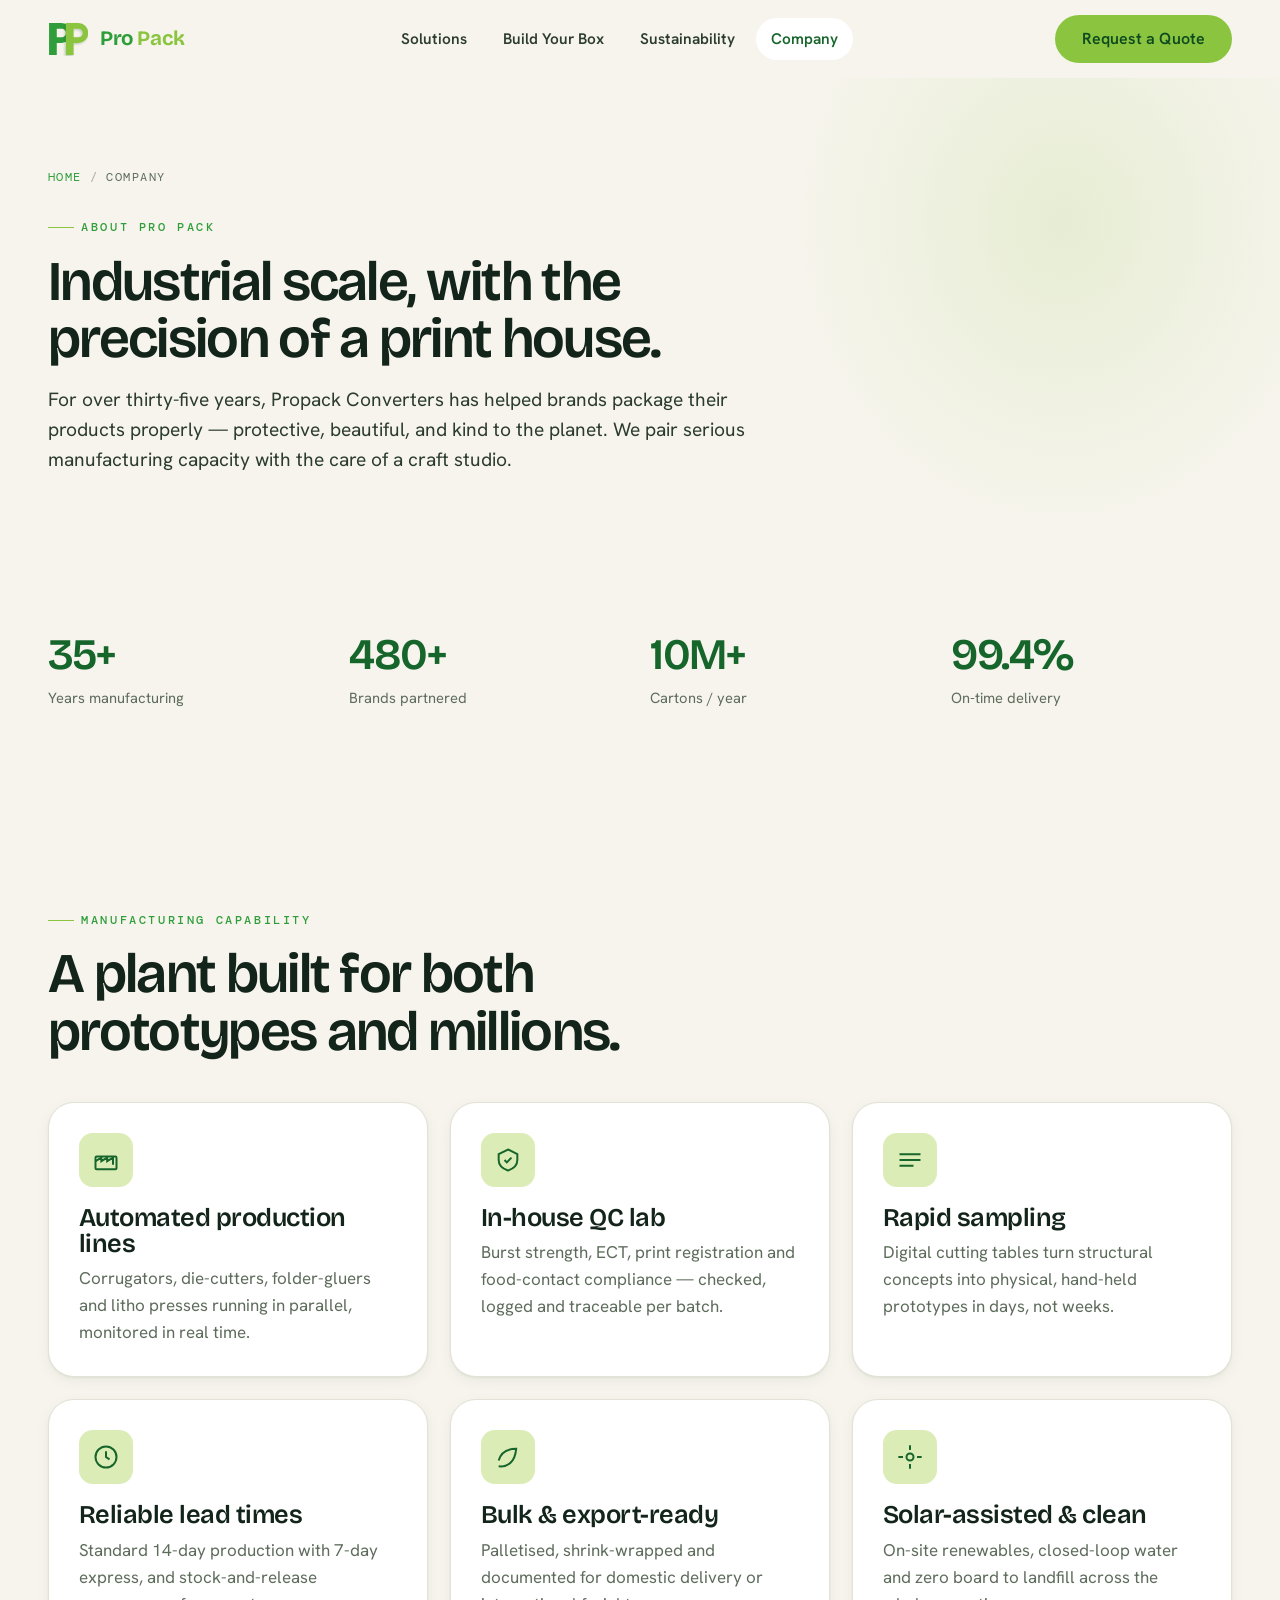
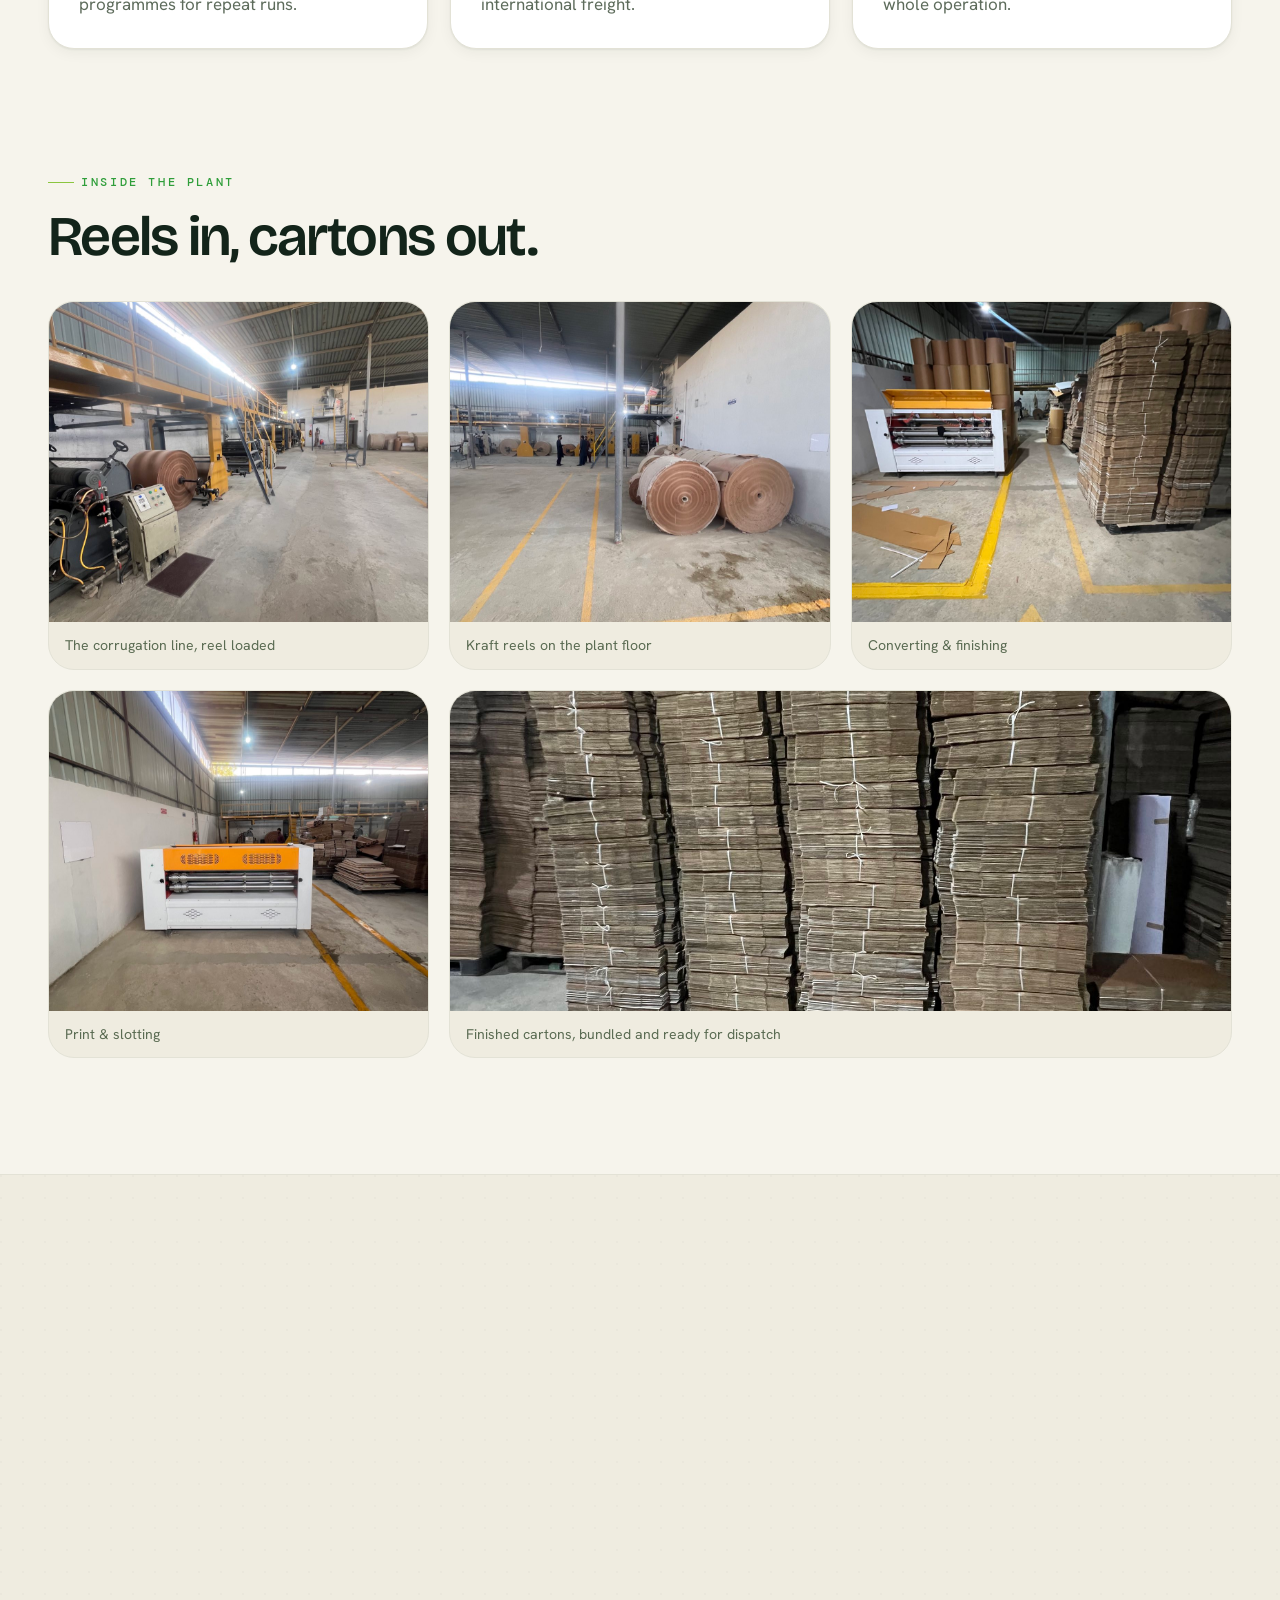
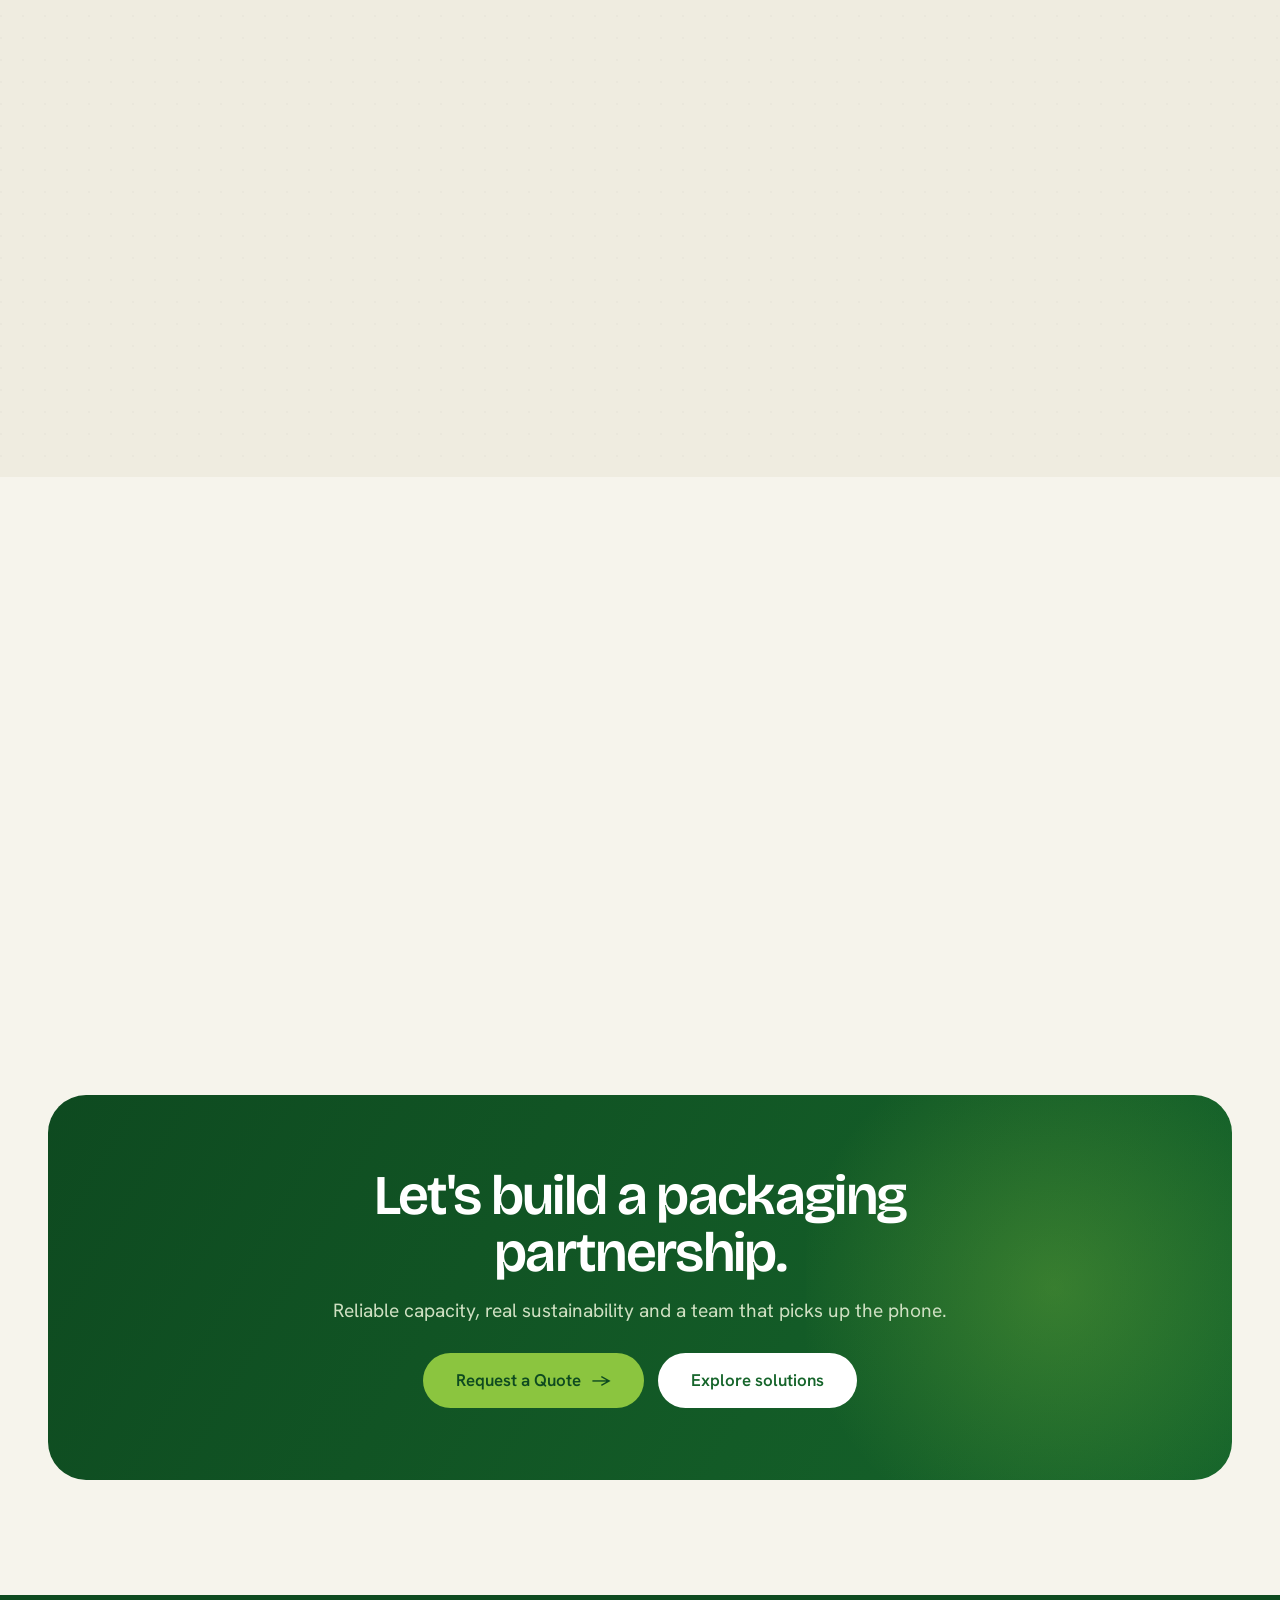
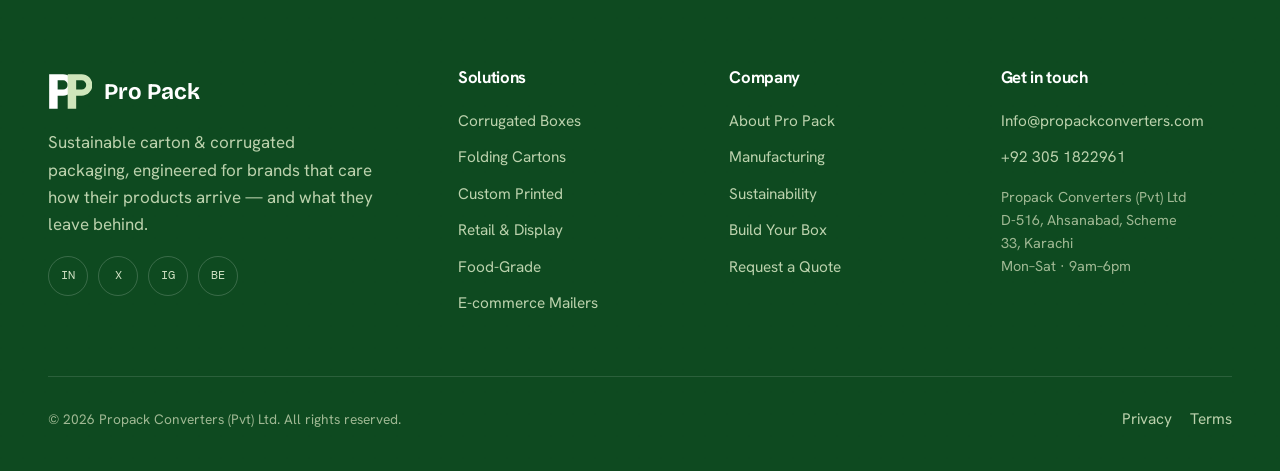
<file: about.html>
<!doctype html>
<html lang="en">
<head>
<meta charset="utf-8">
<meta name="viewport" content="width=device-width, initial-scale=1">
<title>About Propack Converters — Karachi Carton Manufacturer Since 1991</title>
<meta name="description" content="Propack Converters is a carton and corrugated box manufacturer in Karachi, Pakistan — 35+ years of manufacturing, 10M+ cartons a year. Led by CEO Ahmed Masroor.">
<link rel="canonical" href="https://propackconverters.com/about.html">
<meta property="og:type" content="website">
<meta property="og:site_name" content="Propack Converters">
<meta property="og:title" content="About Propack Converters — Karachi Carton Manufacturer Since 1991">
<meta property="og:description" content="35+ years of carton manufacturing in Karachi. 10M+ cartons a year, from reels in to cartons out.">
<meta property="og:url" content="https://propackconverters.com/about.html">
<meta property="og:image" content="https://propackconverters.com/assets/img/plant-corrugator.jpg">
<meta name="twitter:card" content="summary_large_image">
<link rel="icon" type="image/svg+xml" href="assets/logo/propack-favicon.svg"><link rel="icon" type="image/png" sizes="32x32" href="assets/logo/favicon-32.png"><link rel="apple-touch-icon" href="assets/logo/propack-icon-192.png">
<link rel="stylesheet" href="assets/propack.css">
<style>
.cap-grid{display:grid; grid-template-columns:repeat(3,1fr); gap:22px}
@media(max-width:820px){.cap-grid{grid-template-columns:1fr}}
.timeline{display:grid; gap:0; max-width:760px}
.tl{display:grid; grid-template-columns:120px 1fr; gap:26px; padding:26px 0; border-bottom:1px solid var(--line); align-items:start}
.tl .yr{font-family:var(--font-display); font-size:1.5rem; font-weight:600; color:var(--green)}
.tl h3{font-size:1.2rem; margin-bottom:6px}
@media(max-width:560px){.tl{grid-template-columns:1fr; gap:6px}}
.quote-card{background:var(--forest-2); color:#fff; border-radius:var(--r-xl); padding:clamp(36px,5vw,60px); position:relative; overflow:hidden}
.quote-card .mark{font-family:var(--font-display); font-size:6rem; line-height:.6; color:var(--lime); opacity:.5}
.lead-row{display:grid; grid-template-columns:auto 1fr; gap:18px; align-items:center; margin-top:26px}
.lead-av{width:60px; height:60px; border-radius:50%; background:linear-gradient(135deg,var(--lime),var(--forest)); display:grid; place-items:center; color:#fff; font-family:var(--font-display); font-weight:700; font-size:1.3rem}
.mfg2{display:grid;grid-template-columns:repeat(4,1fr);gap:20px}
@media(max-width:780px){.mfg2{grid-template-columns:1fr 1fr}}
.plant-gallery{display:grid;grid-template-columns:repeat(3,1fr);gap:20px}
.plant-gallery figure{margin:0;border-radius:var(--r-lg);overflow:hidden;border:1px solid var(--line);background:var(--paper-2)}
.plant-gallery img{display:block;width:100%;height:320px;object-fit:cover}
.plant-gallery figcaption{padding:12px 16px;font-size:.88rem;color:var(--ink-soft,#5a6b52)}
.plant-gallery .wide{grid-column:span 2}
@media(max-width:820px){.plant-gallery{grid-template-columns:1fr 1fr}.plant-gallery .wide{grid-column:span 2}}
@media(max-width:560px){.plant-gallery{grid-template-columns:1fr}.plant-gallery .wide{grid-column:auto}.plant-gallery img{height:240px}}
</style>
</head>
<body data-page="about.html">
<div data-mount="header"></div>

<section class="page-hero">
  <div class="wrap">
    <div class="crumb"><a href="index.html">Home</a><span class="sep">/</span> Company</div>
    <div style="max-width:740px">
      <span class="eyebrow reveal">About Pro Pack</span>
      <h1 class="h-xl reveal" data-d="1" style="margin-top:16px">Industrial scale, with the precision of a print house.</h1>
      <p class="lead reveal" data-d="2" style="margin-top:18px">For over thirty-five years, Propack Converters has helped brands package their products properly — protective, beautiful, and kind to the planet. We pair serious manufacturing capacity with the care of a craft studio.</p>
    </div>
  </div>
</section>

<!-- STATS -->
<section class="section-tight">
  <div class="wrap">
    <div class="mfg2">
      <div class="reveal"><div class="stat-num" data-count="35" data-suf="+">0</div><div class="stat-label">Years manufacturing</div></div>
      <div class="reveal" data-d="1"><div class="stat-num" data-count="480" data-suf="+">0</div><div class="stat-label">Brands partnered</div></div>
      <div class="reveal" data-d="2"><div class="stat-num" data-count="10" data-suf="M+">0</div><div class="stat-label">Cartons / year</div></div>
      <div class="reveal" data-d="3"><div class="stat-num" data-count="99.4" data-dec="1" data-suf="%">0</div><div class="stat-label">On-time delivery</div></div>
    </div>
  </div>
</section>

<!-- CAPABILITY -->
<section class="section">
  <div class="wrap">
    <div style="max-width:640px;margin-bottom:42px">
      <span class="eyebrow reveal">Manufacturing capability</span>
      <h2 class="h-xl reveal" data-d="1" style="margin-top:16px">A plant built for both prototypes and millions.</h2>
    </div>
    <div class="cap-grid">
      <div class="card reveal"><div class="eco-ico" style="margin-bottom:18px"><svg viewBox="0 0 24 24" fill="none" stroke="currentColor" stroke-width="1.7"><rect x="3" y="9" width="18" height="11" rx="1"/><path d="M3 13l5-3v3l5-3v3l5-3v6"/></svg></div><h3 class="h-md">Automated production lines</h3><p class="muted" style="margin:8px 0 0">Corrugators, die-cutters, folder-gluers and litho presses running in parallel, monitored in real time.</p></div>
      <div class="card reveal" data-d="1"><div class="eco-ico" style="margin-bottom:18px"><svg viewBox="0 0 24 24" fill="none" stroke="currentColor" stroke-width="1.7"><path d="M12 3l8 4v5c0 5-3.5 7.5-8 9-4.5-1.5-8-4-8-9V7z"/><path d="M9 12l2 2 4-4"/></svg></div><h3 class="h-md">In-house QC lab</h3><p class="muted" style="margin:8px 0 0">Burst strength, ECT, print registration and food-contact compliance — checked, logged and traceable per batch.</p></div>
      <div class="card reveal" data-d="2"><div class="eco-ico" style="margin-bottom:18px"><svg viewBox="0 0 24 24" fill="none" stroke="currentColor" stroke-width="1.7"><path d="M3 7h18M3 12h18M3 17h12"/></svg></div><h3 class="h-md">Rapid sampling</h3><p class="muted" style="margin:8px 0 0">Digital cutting tables turn structural concepts into physical, hand-held prototypes in days, not weeks.</p></div>
      <div class="card reveal"><div class="eco-ico" style="margin-bottom:18px"><svg viewBox="0 0 24 24" fill="none" stroke="currentColor" stroke-width="1.7"><circle cx="12" cy="12" r="9"/><path d="M12 7v5l3 2"/></svg></div><h3 class="h-md">Reliable lead times</h3><p class="muted" style="margin:8px 0 0">Standard 14-day production with 7-day express, and stock-and-release programmes for repeat runs.</p></div>
      <div class="card reveal" data-d="1"><div class="eco-ico" style="margin-bottom:18px"><svg viewBox="0 0 24 24" fill="none" stroke="currentColor" stroke-width="1.7"><path d="M4 20c8 1 14-4 15-15-7 0-13 3-15 10"/></svg></div><h3 class="h-md">Bulk &amp; export-ready</h3><p class="muted" style="margin:8px 0 0">Palletised, shrink-wrapped and documented for domestic delivery or international freight.</p></div>
      <div class="card reveal" data-d="2"><div class="eco-ico" style="margin-bottom:18px"><svg viewBox="0 0 24 24" fill="none" stroke="currentColor" stroke-width="1.7"><circle cx="12" cy="12" r="3"/><path d="M12 2v4M12 18v4M2 12h4M18 12h4"/></svg></div><h3 class="h-md">Solar-assisted &amp; clean</h3><p class="muted" style="margin:8px 0 0">On-site renewables, closed-loop water and zero board to landfill across the whole operation.</p></div>
    </div>
  </div>
</section>

<!-- PLANT PHOTOS -->
<section class="section" style="padding-top:0">
  <div class="wrap">
    <div style="max-width:640px;margin-bottom:36px">
      <span class="eyebrow reveal">Inside the plant</span>
      <h2 class="h-xl reveal" data-d="1" style="margin-top:16px">Reels in, cartons out.</h2>
    </div>
    <div class="plant-gallery reveal" data-d="1">
      <figure><img src="assets/img/plant-corrugator.jpg" alt="Corrugation line running with a kraft paper reel loaded at the Propack Converters plant" loading="lazy"><figcaption>The corrugation line, reel loaded</figcaption></figure>
      <figure><img src="assets/img/plant-reels.jpg" alt="Kraft paper reels stocked on the plant floor at Propack Converters, Karachi" loading="lazy"><figcaption>Kraft reels on the plant floor</figcaption></figure>
      <figure><img src="assets/img/plant-converting.jpg" alt="Converting machine with pallets of finished flat cartons at Propack Converters" loading="lazy"><figcaption>Converting &amp; finishing</figcaption></figure>
      <figure><img src="assets/img/plant-printer.jpg" alt="Printer-slotter machine with corrugated sheet stock at Propack Converters" loading="lazy"><figcaption>Print &amp; slotting</figcaption></figure>
      <figure class="wide"><img src="assets/img/plant-finished-stock.jpg" alt="Pallets of bundled finished cartons stacked ready for dispatch at Propack Converters" loading="lazy"><figcaption>Finished cartons, bundled and ready for dispatch</figcaption></figure>
    </div>
  </div>
</section>

<!-- TIMELINE -->
<section class="section bg-paper2 bg-grain" style="border-top:1px solid var(--line)">
  <div class="wrap">
    <div style="max-width:600px;margin-bottom:36px">
      <span class="eyebrow reveal">Our story</span>
      <h2 class="h-xl reveal" data-d="1" style="margin-top:16px">From one press to a full plant.</h2>
    </div>
    <div class="timeline reveal" data-d="1">
      <div class="tl"><div class="yr">1991</div><div><h3>Founded in Karachi</h3><p class="muted" style="margin:0">Propack Converters opens its doors with a promise: package it properly.</p></div></div>
      <div class="tl"><div class="yr">2012</div><div><h3>New production line</h3><p class="muted" style="margin:0">A new production line expands capacity and brings more converting in-house.</p></div></div>
      <div class="tl"><div class="yr">2018</div><div><h3>Second line added</h3><p class="muted" style="margin:0">Further expansion adds a second new line, growing output for brands across Pakistan.</p></div></div>
      <div class="tl"><div class="yr">2026</div><div><h3>10 million cartons a year</h3><p class="muted" style="margin:0">Today, Propack Converters ships over 10 million cartons a year from its Karachi plant.</p></div></div>
    </div>
  </div>
</section>

<!-- LEADERSHIP QUOTE -->
<section class="section">
  <div class="wrap">
    <div class="quote-card reveal">
      <div class="mark">“</div>
      <p class="h-md" style="color:#fff;max-width:30ch;line-height:1.35;margin:-10px 0 0;font-family:var(--font-display);font-weight:500;font-size:clamp(1.4rem,2.6vw,2.1rem)">We don't sell boxes. We help brands arrive well — and leave the planet a little better than we found it.</p>
      <div class="lead-row">
        <div class="lead-av">AM</div>
        <div>
          <strong style="display:block;font-size:1.05rem">Ahmed Masroor</strong>
          <span style="color:#bcd2ad;font-size:.92rem">Founder &amp; Chief Executive Officer, Pro Pack</span>
        </div>
      </div>
    </div>
  </div>
</section>

<!-- CTA -->
<section class="section" style="padding-top:0">
  <div class="wrap">
    <div class="cta-band center">
      <div style="position:relative;z-index:1;max-width:680px;margin:0 auto">
        <h2 class="h-xl" style="color:#fff;margin-bottom:14px">Let's build a packaging partnership.</h2>
        <p class="lead" style="color:#cfe0c2;margin-bottom:28px">Reliable capacity, real sustainability and a team that picks up the phone.</p>
        <div style="display:flex;gap:14px;justify-content:center;flex-wrap:wrap">
          <a class="btn btn-lime btn-lg" href="quote.html">Request a Quote <span class="arrow">→</span></a>
          <a class="btn btn-white btn-lg" href="products.html">Explore solutions</a>
        </div>
      </div>
    </div>
  </div>
</section>

<div data-mount="footer"></div>
<script src="assets/propack.js"></script>
</body>
</html>
</file>
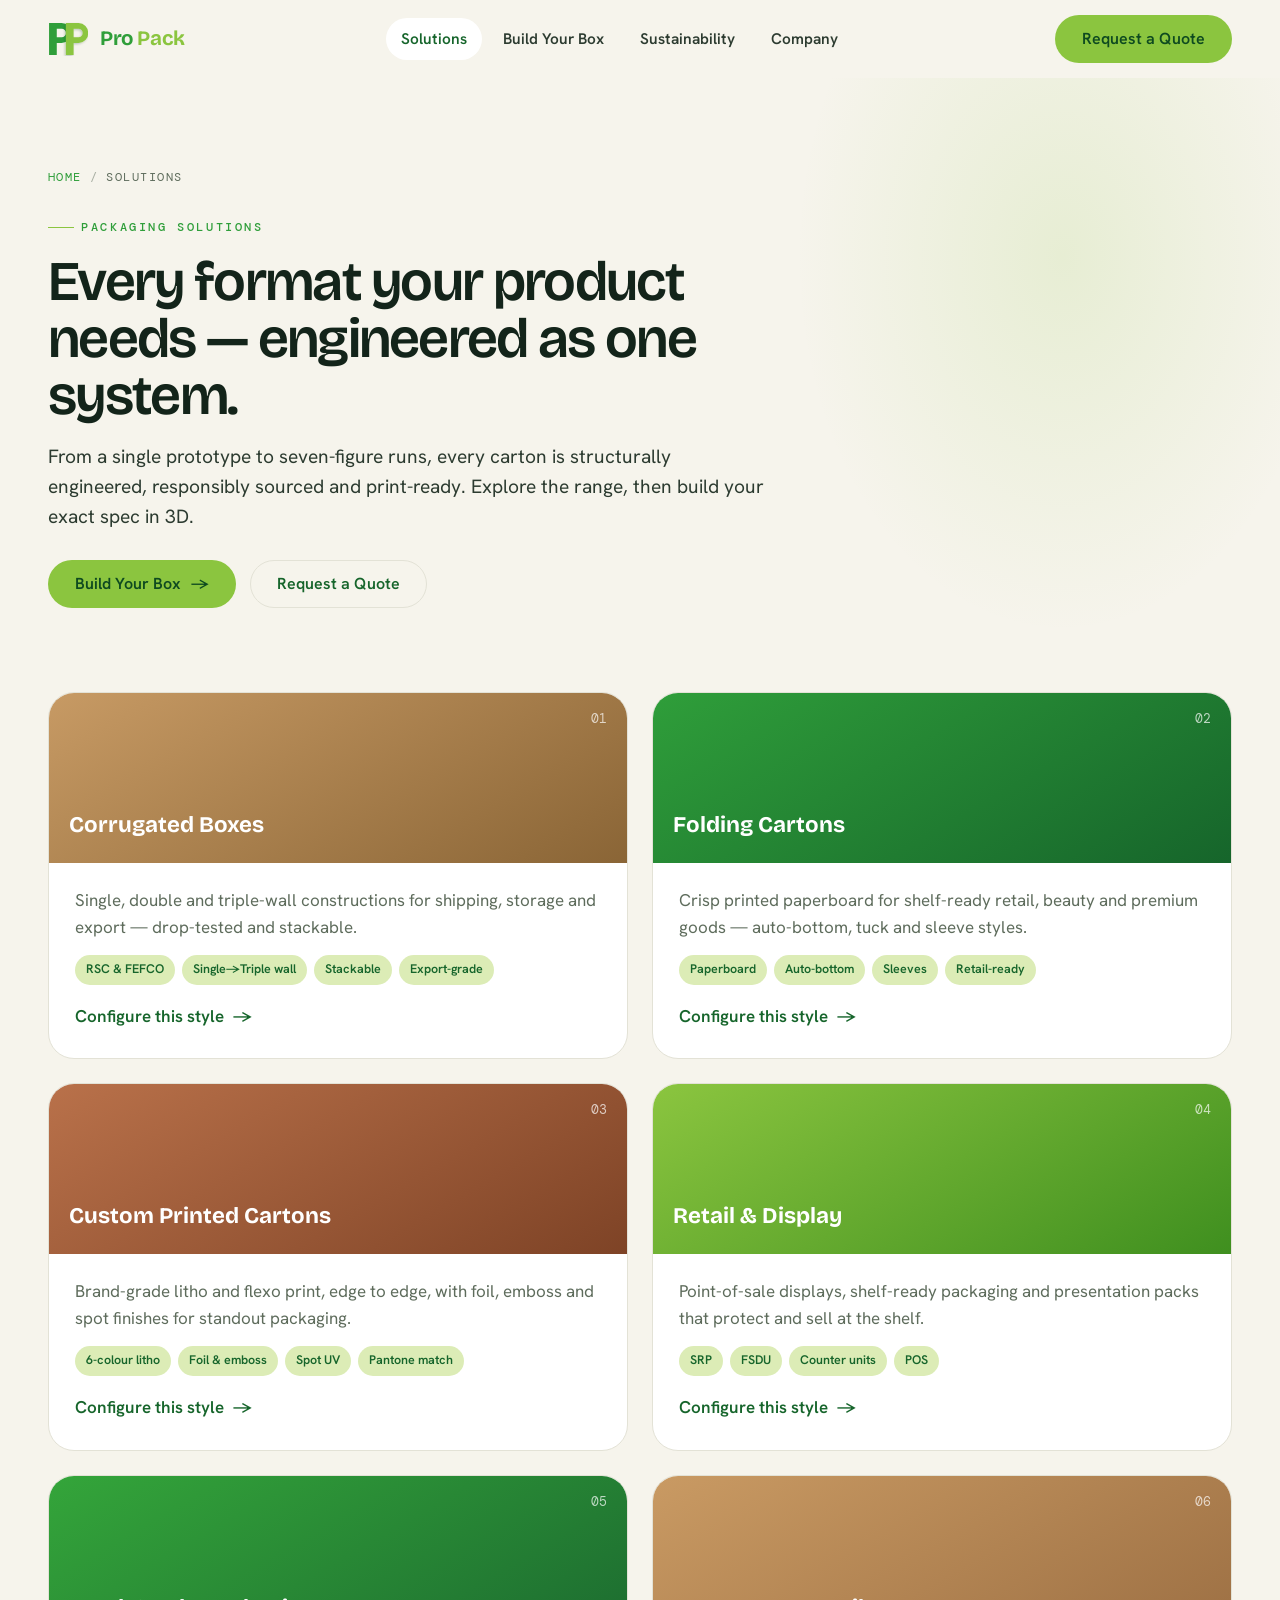
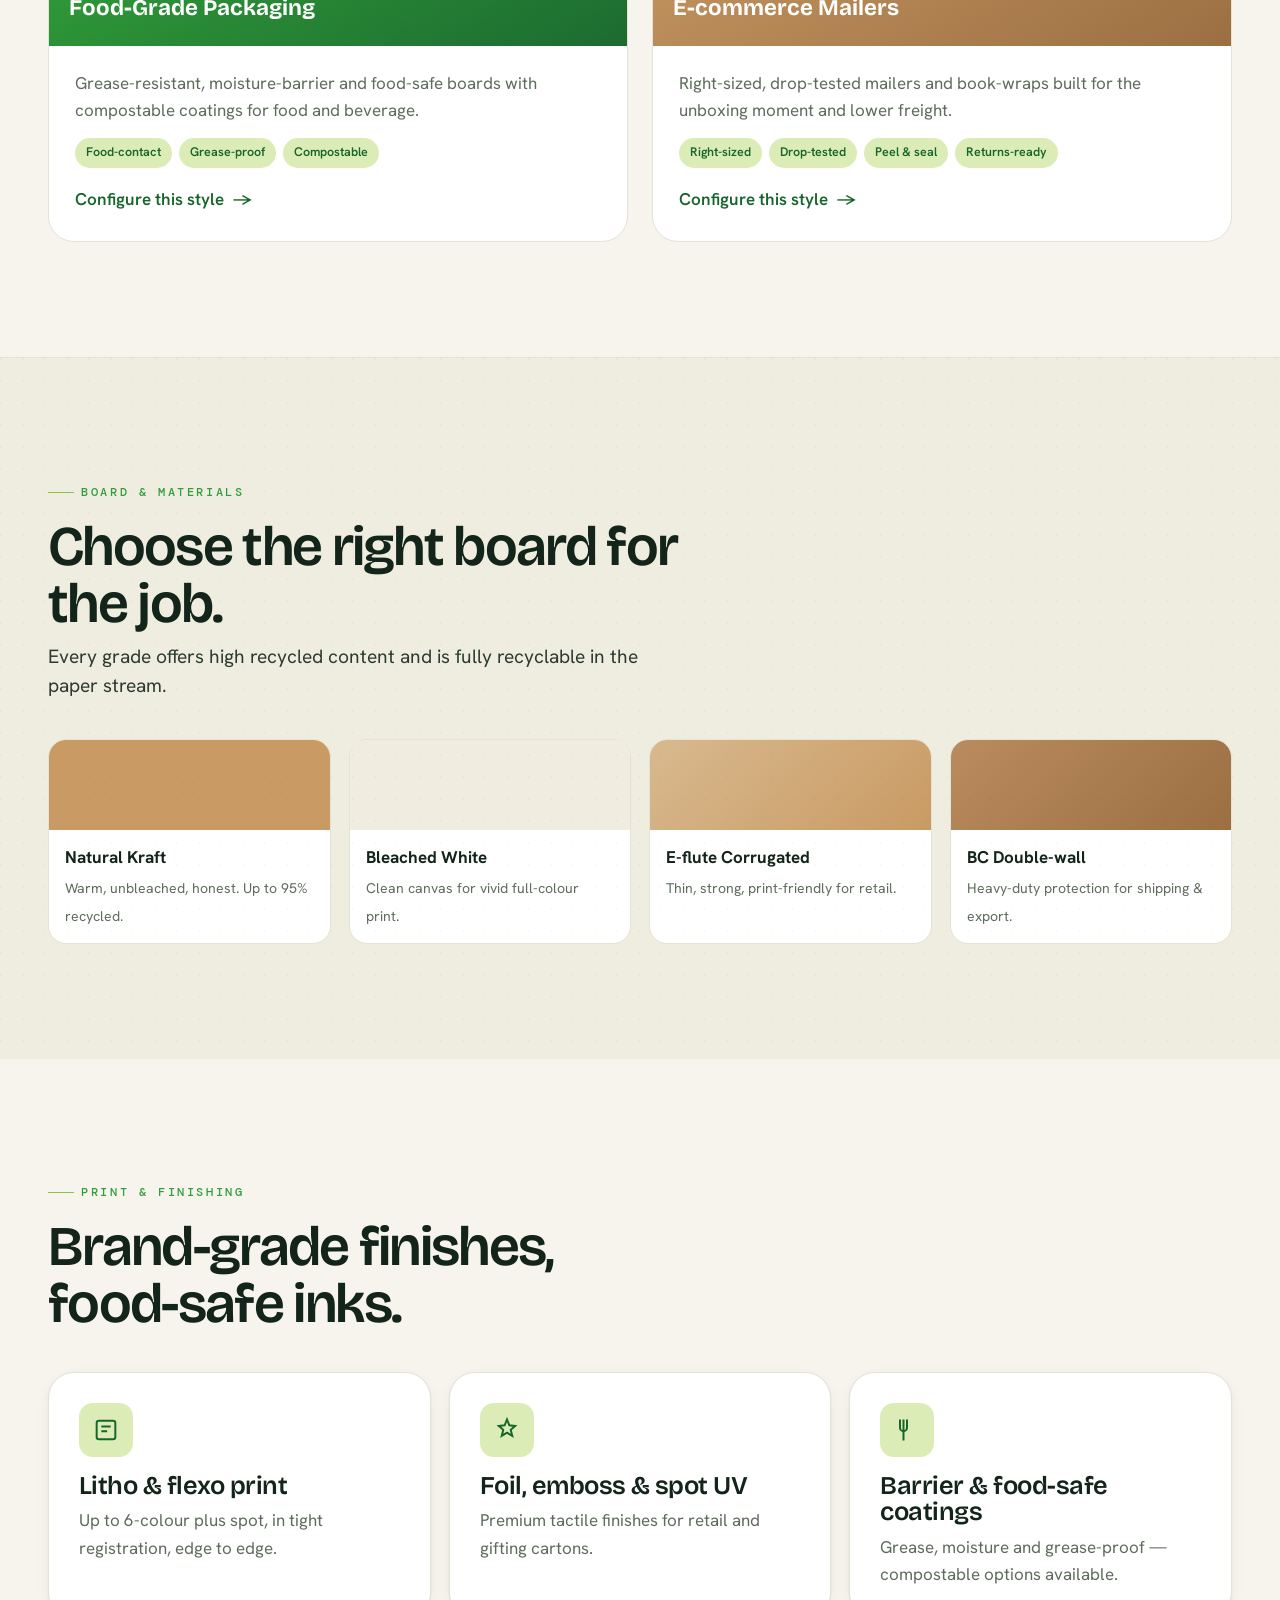
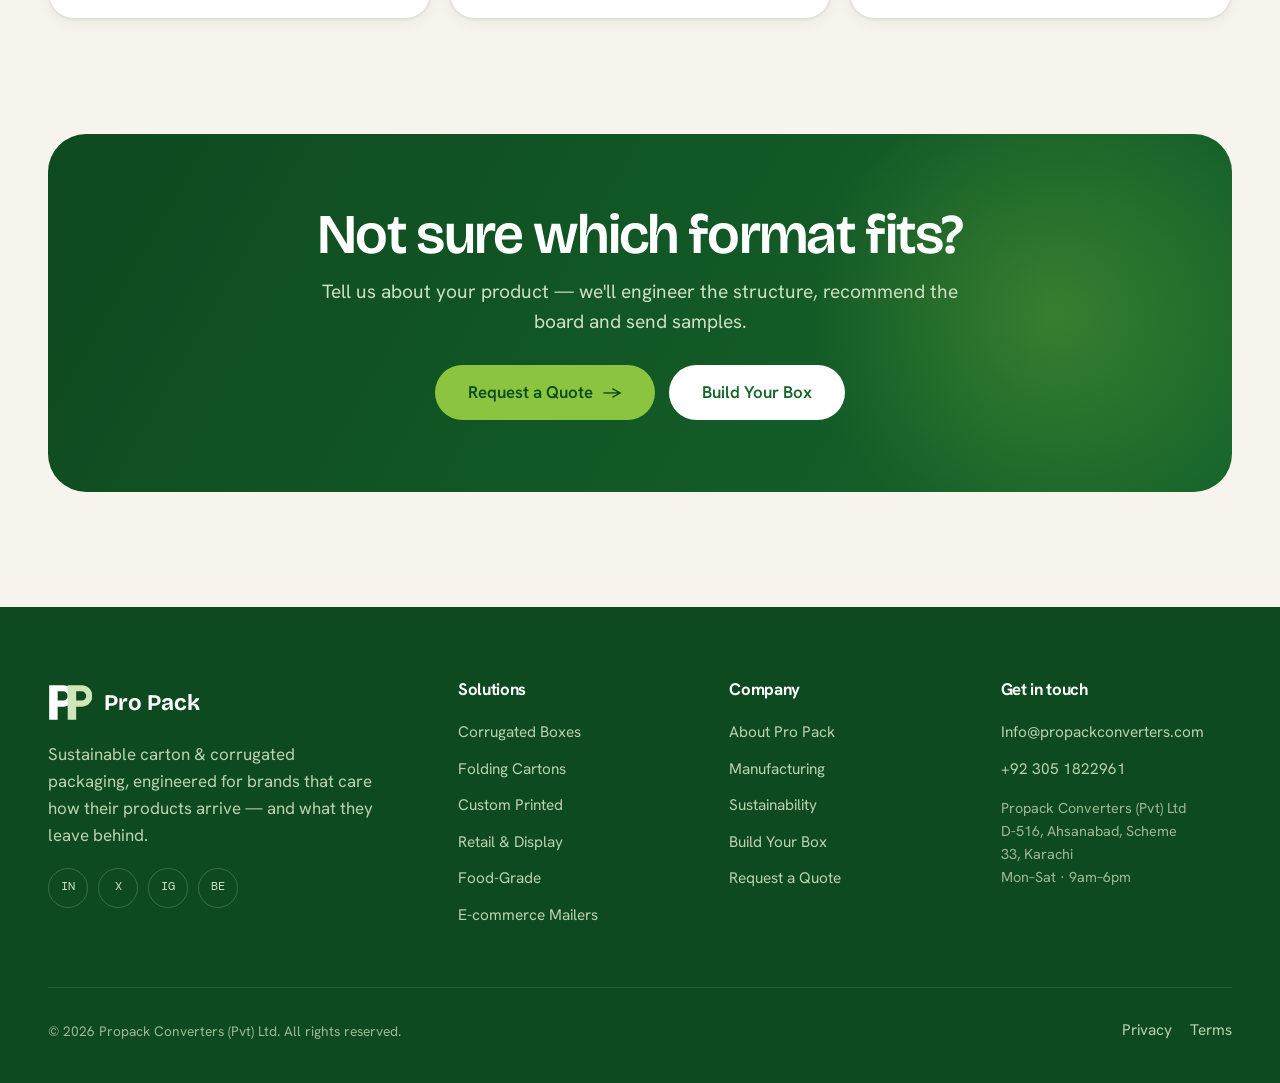
<file: products.html>
<!doctype html>
<html lang="en">
<head>
<meta charset="utf-8">
<meta name="viewport" content="width=device-width, initial-scale=1">
<title>Corrugated Boxes, Folding Cartons & Custom Packaging | Propack Converters</title>
<meta name="description" content="Corrugated shipping boxes, folding cartons, custom printed packaging, retail display, food-grade boards and e-commerce mailers — manufactured in Karachi, Pakistan by Propack Converters.">
<link rel="canonical" href="https://propackconverters.com/products.html">
<meta property="og:type" content="website">
<meta property="og:site_name" content="Propack Converters">
<meta property="og:title" content="Corrugated Boxes, Folding Cartons & Custom Packaging | Propack Converters">
<meta property="og:description" content="Corrugated boxes, folding cartons, custom print, retail display, food-grade and e-commerce mailers — made in Karachi.">
<meta property="og:url" content="https://propackconverters.com/products.html">
<meta property="og:image" content="https://propackconverters.com/assets/img/plant-finished-stock.jpg">
<meta name="twitter:card" content="summary_large_image">
<link rel="icon" type="image/svg+xml" href="assets/logo/propack-favicon.svg"><link rel="icon" type="image/png" sizes="32x32" href="assets/logo/favicon-32.png"><link rel="apple-touch-icon" href="assets/logo/propack-icon-192.png">
<link rel="stylesheet" href="assets/propack.css">
<style>
.sol-detail{display:grid; grid-template-columns:repeat(2,1fr); gap:24px}
@media(max-width:780px){.sol-detail{grid-template-columns:1fr}}
.sdc{background:#fff; border:1px solid var(--line); border-radius:var(--r-lg); overflow:hidden; transition:.35s var(--ease)}
.sdc:hover{transform:translateY(-4px); box-shadow:var(--shadow-md); border-color:#d6e6bf}
.sdc-media{height:170px; position:relative; display:flex; align-items:flex-end; padding:20px; color:#fff}
.sdc-media .num{position:absolute; top:16px; right:20px; font-family:var(--font-mono); font-size:.8rem; opacity:.7}
.sdc-body{padding:24px 26px 28px}
.sdc-body h3{font-size:1.35rem}
.sdc-tags{display:flex; flex-wrap:wrap; gap:7px; margin-top:14px}
.sdc-tags span{font-size:.78rem; font-weight:600; color:var(--forest); background:var(--lime-soft); padding:5px 11px; border-radius:var(--r-pill)}
.board-grid{display:grid; grid-template-columns:repeat(4,1fr); gap:18px}
@media(max-width:760px){.board-grid{grid-template-columns:repeat(2,1fr)}}
.board{background:#fff; border:1px solid var(--line); border-radius:var(--r-md); overflow:hidden}
.board .sw{height:90px}
.board .bt{padding:14px 16px}
.board .bt strong{display:block; margin-bottom:3px}
.fin-grid{display:grid; grid-template-columns:repeat(3,1fr); gap:18px}
@media(max-width:760px){.fin-grid{grid-template-columns:1fr}}
</style>
</head>
<body data-page="products.html">
<div data-mount="header"></div>

<section class="page-hero">
  <div class="wrap">
    <div class="crumb"><a href="index.html">Home</a><span class="sep">/</span> Solutions</div>
    <div style="max-width:720px">
      <span class="eyebrow reveal">Packaging solutions</span>
      <h1 class="h-xl reveal" data-d="1" style="margin-top:16px">Every format your product needs — engineered as one system.</h1>
      <p class="lead reveal" data-d="2" style="margin-top:18px">From a single prototype to seven-figure runs, every carton is structurally engineered, responsibly sourced and print-ready. Explore the range, then build your exact spec in 3D.</p>
      <div class="reveal" data-d="3" style="display:flex;gap:14px;flex-wrap:wrap;margin-top:28px">
        <a class="btn btn-lime" href="build.html">Build Your Box <span class="arrow">→</span></a>
        <a class="btn btn-ghost" href="quote.html">Request a Quote</a>
      </div>
    </div>
  </div>
</section>

<!-- SOLUTIONS GRID -->
<section class="section" style="padding-top:20px">
  <div class="wrap">
    <div class="sol-detail" id="solDetail"></div>
  </div>
</section>

<!-- BOARDS -->
<section class="section bg-paper2 bg-grain" style="border-top:1px solid var(--line)">
  <div class="wrap">
    <span class="eyebrow reveal">Board &amp; materials</span>
    <h2 class="h-xl reveal" data-d="1" style="margin:16px 0 10px; max-width:20ch">Choose the right board for the job.</h2>
    <p class="lead reveal" data-d="1" style="max-width:54ch; margin-bottom:38px">Every grade offers high recycled content and is fully recyclable in the paper stream.</p>
    <div class="board-grid reveal" data-d="1">
      <div class="board"><div class="sw" style="background:#c99a63"></div><div class="bt"><strong>Natural Kraft</strong><span class="muted" style="font-size:.88rem">Warm, unbleached, honest. Up to 95% recycled.</span></div></div>
      <div class="board"><div class="sw" style="background:#f1ece0"></div><div class="bt"><strong>Bleached White</strong><span class="muted" style="font-size:.88rem">Clean canvas for vivid full-colour print.</span></div></div>
      <div class="board"><div class="sw" style="background:linear-gradient(135deg,#d8b98f,#c99a63)"></div><div class="bt"><strong>E-flute Corrugated</strong><span class="muted" style="font-size:.88rem">Thin, strong, print-friendly for retail.</span></div></div>
      <div class="board"><div class="sw" style="background:linear-gradient(135deg,#b98b5e,#9c6f43)"></div><div class="bt"><strong>BC Double-wall</strong><span class="muted" style="font-size:.88rem">Heavy-duty protection for shipping &amp; export.</span></div></div>
    </div>
  </div>
</section>

<!-- FINISHING -->
<section class="section">
  <div class="wrap">
    <div style="max-width:640px;margin-bottom:40px">
      <span class="eyebrow reveal">Print &amp; finishing</span>
      <h2 class="h-xl reveal" data-d="1" style="margin-top:16px">Brand-grade finishes, food-safe inks.</h2>
    </div>
    <div class="fin-grid">
      <div class="card reveal"><div class="eco-ico" style="margin-bottom:16px"><svg viewBox="0 0 24 24" fill="none" stroke="currentColor" stroke-width="1.7"><rect x="4" y="4" width="16" height="16" rx="2"/><path d="M8 9h8M8 13h5"/></svg></div><h3 class="h-md">Litho &amp; flexo print</h3><p class="muted" style="margin:8px 0 0">Up to 6-colour plus spot, in tight registration, edge to edge.</p></div>
      <div class="card reveal" data-d="1"><div class="eco-ico" style="margin-bottom:16px"><svg viewBox="0 0 24 24" fill="none" stroke="currentColor" stroke-width="1.7"><path d="M12 3l2 5 5 .5-3.8 3.4L16.5 17 12 14.3 7.5 17l1.3-5.1L5 8.5 10 8z"/></svg></div><h3 class="h-md">Foil, emboss &amp; spot UV</h3><p class="muted" style="margin:8px 0 0">Premium tactile finishes for retail and gifting cartons.</p></div>
      <div class="card reveal" data-d="2"><div class="eco-ico" style="margin-bottom:16px"><svg viewBox="0 0 24 24" fill="none" stroke="currentColor" stroke-width="1.7"><path d="M6 3v7a3 3 0 006 0V3M9 3v18"/></svg></div><h3 class="h-md">Barrier &amp; food-safe coatings</h3><p class="muted" style="margin:8px 0 0">Grease, moisture and grease-proof — compostable options available.</p></div>
    </div>
  </div>
</section>

<!-- CTA -->
<section class="section" style="padding-top:0">
  <div class="wrap">
    <div class="cta-band center">
      <div style="position:relative;z-index:1;max-width:680px;margin:0 auto">
        <h2 class="h-xl" style="color:#fff;margin-bottom:14px">Not sure which format fits?</h2>
        <p class="lead" style="color:#cfe0c2;margin-bottom:28px">Tell us about your product — we'll engineer the structure, recommend the board and send samples.</p>
        <div style="display:flex;gap:14px;justify-content:center;flex-wrap:wrap">
          <a class="btn btn-lime btn-lg" href="quote.html">Request a Quote <span class="arrow">→</span></a>
          <a class="btn btn-white btn-lg" href="build.html">Build Your Box</a>
        </div>
      </div>
    </div>
  </div>
</section>

<div data-mount="footer"></div>

<script src="assets/propack.js"></script>
<script>
const SOL=[
  {n:'01',t:'Corrugated Boxes',g:'linear-gradient(150deg,#c79a64,#8a6536)',d:'Single, double and triple-wall constructions for shipping, storage and export — drop-tested and stackable.',tags:['RSC & FEFCO','Single→Triple wall','Stackable','Export-grade']},
  {n:'02',t:'Folding Cartons',g:'linear-gradient(150deg,#2f9e3a,#16652b)',d:'Crisp printed paperboard for shelf-ready retail, beauty and premium goods — auto-bottom, tuck and sleeve styles.',tags:['Paperboard','Auto-bottom','Sleeves','Retail-ready']},
  {n:'03',t:'Custom Printed Cartons',g:'linear-gradient(150deg,#b9714a,#7e4326)',d:'Brand-grade litho and flexo print, edge to edge, with foil, emboss and spot finishes for standout packaging.',tags:['6-colour litho','Foil & emboss','Spot UV','Pantone match']},
  {n:'04',t:'Retail & Display',g:'linear-gradient(150deg,#8bc53f,#3f8f1f)',d:'Point-of-sale displays, shelf-ready packaging and presentation packs that protect and sell at the shelf.',tags:['SRP','FSDU','Counter units','POS']},
  {n:'05',t:'Food-Grade Packaging',g:'linear-gradient(150deg,#34a53a,#1c6b30)',d:'Grease-resistant, moisture-barrier and food-safe boards with compostable coatings for food and beverage.',tags:['Food-contact','Grease-proof','Compostable']},
  {n:'06',t:'E-commerce Mailers',g:'linear-gradient(150deg,#c99a63,#9c6f43)',d:'Right-sized, drop-tested mailers and book-wraps built for the unboxing moment and lower freight.',tags:['Right-sized','Drop-tested','Peel & seal','Returns-ready']},
];
const el=document.getElementById('solDetail');
el.innerHTML=SOL.map((s,i)=>`<div class="sdc reveal" data-d="${i%2}">
  <div class="sdc-media" style="background:${s.g}"><span class="num">${s.n}</span><strong style="font-family:var(--font-display);font-size:1.4rem">${s.t}</strong></div>
  <div class="sdc-body"><p class="muted" style="margin:0 0 4px">${s.d}</p>
  <div class="sdc-tags">${s.tags.map(t=>`<span>${t}</span>`).join('')}</div>
  <div style="margin-top:18px"><a class="link-arrow" href="build.html">Configure this style <span class="arrow">→</span></a></div></div>
</div>`).join('');
if(window.ProPackUI&&window.ProPackUI.reveal) window.ProPackUI.reveal();
</script>
</body>
</html>
</file>
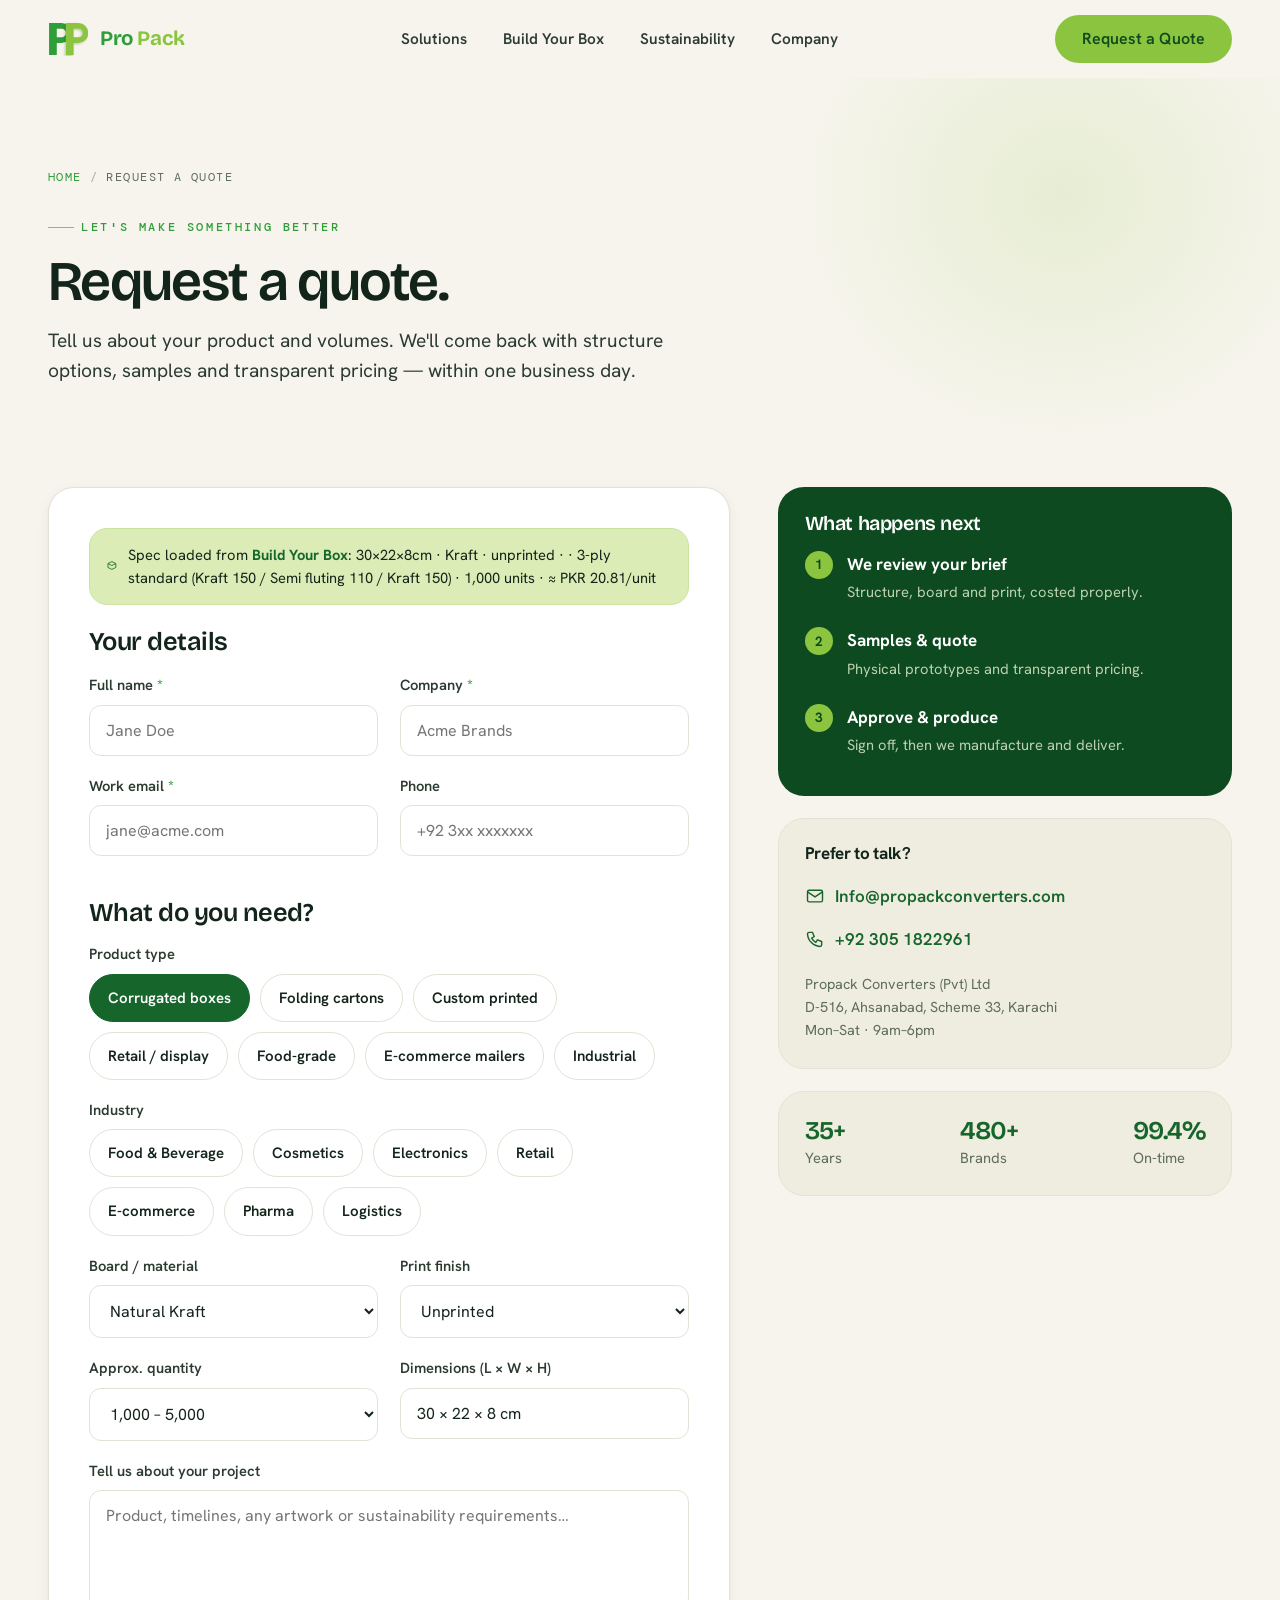
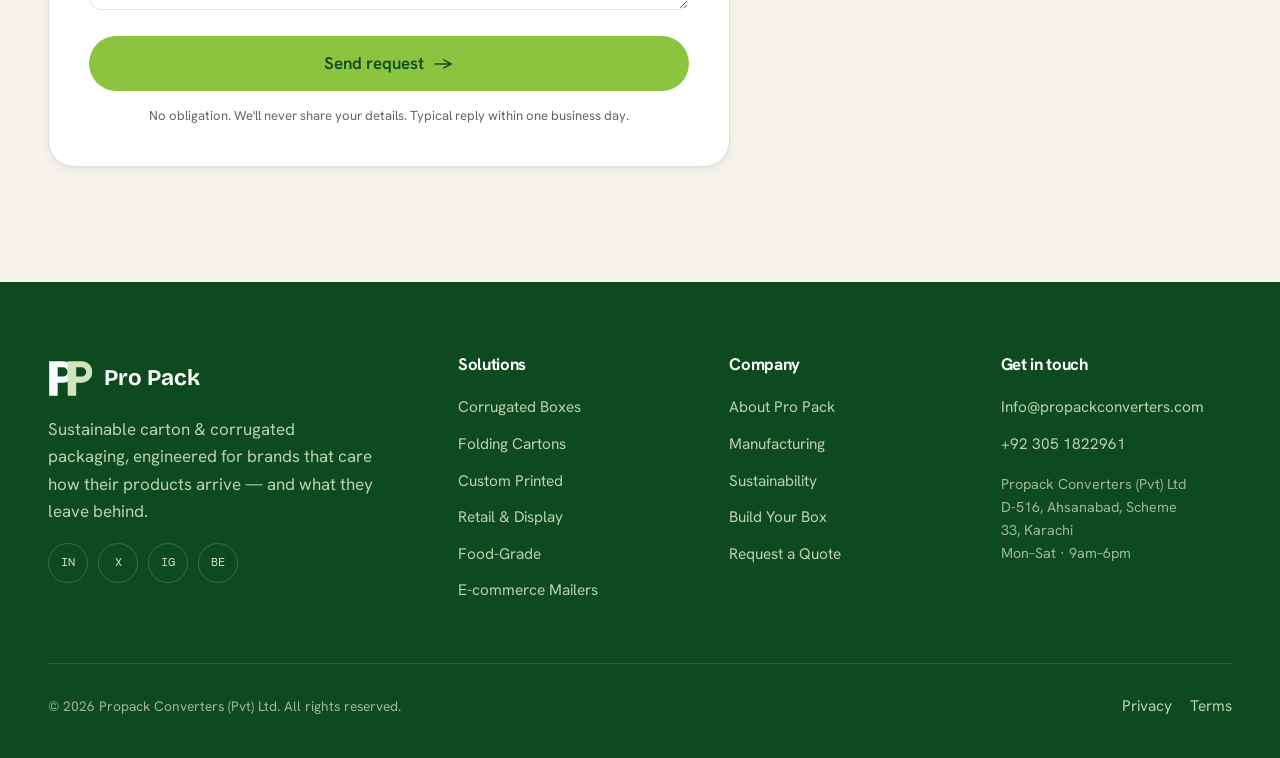
<file: quote.html>
<!doctype html>
<html lang="en">
<head>
<meta charset="utf-8">
<meta name="viewport" content="width=device-width, initial-scale=1">
<title>Request a Carton Quote — Corrugated Boxes Karachi | Propack Converters</title>
<meta name="description" content="Get a corrugated box or carton quote from Propack Converters, Karachi. Structure options, samples and transparent pricing within one business day.">
<link rel="canonical" href="https://propackconverters.com/quote.html">
<meta property="og:type" content="website">
<meta property="og:site_name" content="Propack Converters">
<meta property="og:title" content="Request a Carton Quote — Corrugated Boxes Karachi | Propack Converters">
<meta property="og:description" content="Structure options, samples and transparent carton pricing within one business day.">
<meta property="og:url" content="https://propackconverters.com/quote.html">
<meta property="og:image" content="https://propackconverters.com/assets/img/plant-finished-stock.jpg">
<meta name="twitter:card" content="summary_large_image">
<link rel="icon" type="image/svg+xml" href="assets/logo/propack-favicon.svg"><link rel="icon" type="image/png" sizes="32x32" href="assets/logo/favicon-32.png"><link rel="apple-touch-icon" href="assets/logo/propack-icon-192.png">
<link rel="stylesheet" href="assets/propack.css">
<style>
.q-grid{display:grid; grid-template-columns:1.5fr 1fr; gap:48px; align-items:start}
@media(max-width:900px){.q-grid{grid-template-columns:1fr; gap:36px}}
.q-form{background:#fff; border:1px solid var(--line); border-radius:var(--r-lg); padding:clamp(26px,3.5vw,40px); box-shadow:var(--shadow-sm)}
.q-side{display:flex; flex-direction:column; gap:22px; position:sticky; top:96px}
@media(max-width:900px){.q-side{position:relative; top:0}}
.side-card{background:var(--paper-2); border:1px solid var(--line); border-radius:var(--r-lg); padding:26px}
.side-card.dark{background:var(--forest-2); color:#fff; border-color:transparent}
.step-li{display:flex; gap:14px; padding:11px 0}
.step-li .b{width:28px;height:28px;border-radius:50%;background:var(--lime);color:var(--forest-2);display:grid;place-items:center;font-weight:700;font-size:.85rem;flex:none}
.spec-chip{display:none; align-items:center; gap:10px; background:var(--lime-soft); border:1px solid #cbe3a0; border-radius:var(--r-md); padding:14px 16px; margin-bottom:24px; font-size:.92rem}
.spec-chip.show{display:flex}
.spec-chip strong{color:var(--forest)}
.ok-msg{display:none; text-align:center; padding:30px 10px}
.ok-msg.show{display:block}
.ok-ico{width:64px;height:64px;border-radius:50%;background:var(--lime);color:var(--forest-2);display:grid;place-items:center;margin:0 auto 18px}
.ok-ico svg{width:32px;height:32px}
</style>
</head>
<body data-page="quote.html">
<div data-mount="header"></div>

<section class="page-hero">
  <div class="wrap">
    <div class="crumb"><a href="index.html">Home</a><span class="sep">/</span> Request a Quote</div>
    <div style="max-width:680px">
      <span class="eyebrow reveal">Let's make something better</span>
      <h1 class="h-xl reveal" data-d="1" style="margin-top:16px">Request a quote.</h1>
      <p class="lead reveal" data-d="2" style="margin-top:16px">Tell us about your product and volumes. We'll come back with structure options, samples and transparent pricing — within one business day.</p>
    </div>
  </div>
</section>

<section class="section" style="padding-top:18px">
  <div class="wrap">
    <div class="q-grid">
      <!-- FORM -->
      <div class="q-form">
        <form id="quoteForm">
          <div class="spec-chip" id="specChip">
            <svg width="22" height="22" viewBox="0 0 24 24" fill="none" stroke="#16652b" stroke-width="1.7"><path d="M12 3l8 4-8 4-8-4z"/><path d="M4 7v8l8 4 8-4V7"/></svg>
            <span id="specText">Spec loaded from Build Your Box.</span>
          </div>

          <h3 class="h-md" style="margin-bottom:18px">Your details</h3>
          <input type="text" name="_honey" style="display:none" tabindex="-1" autocomplete="off">
          <div class="form-grid">
            <div class="field"><label>Full name <span class="req">*</span></label><input class="input" name="name" required placeholder="Jane Doe"></div>
            <div class="field"><label>Company <span class="req">*</span></label><input class="input" name="company" required placeholder="Acme Brands"></div>
            <div class="field"><label>Work email <span class="req">*</span></label><input class="input" type="email" name="email" required placeholder="jane@acme.com"></div>
            <div class="field"><label>Phone</label><input class="input" name="phone" placeholder="+92 3xx xxxxxxx"></div>
          </div>

          <h3 class="h-md" style="margin:26px 0 16px">What do you need?</h3>
          <div class="field">
            <label>Product type</label>
            <div class="choice-row" data-choice="product">
              <span class="choice sel">Corrugated boxes</span><span class="choice">Folding cartons</span><span class="choice">Custom printed</span><span class="choice">Retail / display</span><span class="choice">Food-grade</span><span class="choice">E-commerce mailers</span><span class="choice">Industrial</span>
            </div>
          </div>
          <div class="field">
            <label>Industry</label>
            <div class="choice-row" data-choice="industry">
              <span class="choice">Food &amp; Beverage</span><span class="choice">Cosmetics</span><span class="choice">Electronics</span><span class="choice">Retail</span><span class="choice">E-commerce</span><span class="choice">Pharma</span><span class="choice">Logistics</span>
            </div>
          </div>
          <div class="form-grid">
            <div class="field"><label>Board / material</label>
              <select class="select" name="board"><option>Natural Kraft</option><option>Bleached White</option><option>E-flute Corrugated</option><option>Double-wall Corrugated</option><option>Food-grade barrier board</option><option>Not sure — advise me</option></select>
            </div>
            <div class="field"><label>Print finish</label>
              <select class="select" name="print"><option>Unprinted</option><option>1-colour logo</option><option>Full colour (litho)</option><option>Full colour + special finish</option></select>
            </div>
            <div class="field"><label>Approx. quantity</label>
              <select class="select" name="qty"><option>250 – 500</option><option selected>1,000 – 5,000</option><option>5,000 – 20,000</option><option>20,000 – 50,000</option><option>50,000+</option></select>
            </div>
            <div class="field"><label>Dimensions (L × W × H)</label><input class="input" name="dims" placeholder="e.g. 30 × 22 × 8 cm"></div>
          </div>
          <div class="field full"><label>Tell us about your project</label><textarea class="textarea" name="message" placeholder="Product, timelines, any artwork or sustainability requirements…"></textarea></div>

          <button class="btn btn-lime btn-lg btn-block" type="submit" style="margin-top:8px">Send request <span class="arrow">→</span></button>
          <p id="sendErr" style="display:none;color:#b3261e;font-size:.9rem;text-align:center;margin:14px 0 0">Something went wrong sending your request. Please email us directly at <a href="mailto:ahmed.masroor@propackconverters.com" style="font-weight:600">ahmed.masroor@propackconverters.com</a>.</p>
          <p class="muted" style="font-size:.82rem;text-align:center;margin:14px 0 0">No obligation. We'll never share your details. Typical reply within one business day.</p>
        </form>

        <div class="ok-msg" id="okMsg">
          <div class="ok-ico"><svg viewBox="0 0 24 24" fill="none" stroke="currentColor" stroke-width="2.2"><path d="M5 12l5 5 9-11"/></svg></div>
          <h3 class="h-md" style="margin-bottom:8px">Request received — thank you!</h3>
          <p class="muted" style="max-width:40ch;margin:0 auto">Our team will review your spec and reply within one business day. Want to refine it while you wait?</p>
          <a class="btn btn-ghost" href="build.html" style="margin-top:20px">Back to Build Your Box</a>
        </div>
      </div>

      <!-- SIDE -->
      <div class="q-side">
        <div class="side-card dark">
          <h3 style="color:#fff;margin-bottom:6px">What happens next</h3>
          <div class="step-li"><span class="b">1</span><div><strong style="display:block">We review your brief</strong><span style="color:#bcd2ad;font-size:.92rem">Structure, board and print, costed properly.</span></div></div>
          <div class="step-li"><span class="b">2</span><div><strong style="display:block">Samples &amp; quote</strong><span style="color:#bcd2ad;font-size:.92rem">Physical prototypes and transparent pricing.</span></div></div>
          <div class="step-li"><span class="b">3</span><div><strong style="display:block">Approve &amp; produce</strong><span style="color:#bcd2ad;font-size:.92rem">Sign off, then we manufacture and deliver.</span></div></div>
        </div>
        <div class="side-card">
          <h4 style="font-family:var(--font-text);font-weight:700;margin-bottom:12px">Prefer to talk?</h4>
          <a href="mailto:Info@propackconverters.com" style="display:flex;gap:10px;align-items:center;padding:8px 0;font-weight:600;color:var(--forest)"><svg width="20" height="20" viewBox="0 0 24 24" fill="none" stroke="currentColor" stroke-width="1.7"><rect x="3" y="5" width="18" height="14" rx="2"/><path d="M3 7l9 6 9-6"/></svg>Info@propackconverters.com</a>
          <a href="tel:+923051822961" style="display:flex;gap:10px;align-items:center;padding:8px 0;font-weight:600;color:var(--forest)"><svg width="20" height="20" viewBox="0 0 24 24" fill="none" stroke="currentColor" stroke-width="1.7"><path d="M5 4h4l2 5-3 2a12 12 0 005 5l2-3 5 2v4a2 2 0 01-2 2A16 16 0 013 6a2 2 0 012-2z"/></svg>+92 305 1822961</a>
          <p class="muted" style="font-size:.9rem;margin:12px 0 0;line-height:1.6">Propack Converters (Pvt) Ltd<br>D-516, Ahsanabad, Scheme 33, Karachi<br>Mon–Sat · 9am–6pm</p>
        </div>
        <div class="side-card" style="display:flex;gap:14px;flex-wrap:wrap;justify-content:space-between">
          <div><div class="stat-num" style="font-size:1.6rem">35+</div><div class="stat-label" style="margin-top:2px">Years</div></div>
          <div><div class="stat-num" style="font-size:1.6rem">480+</div><div class="stat-label" style="margin-top:2px">Brands</div></div>
          <div><div class="stat-num" style="font-size:1.6rem">99.4%</div><div class="stat-label" style="margin-top:2px">On-time</div></div>
        </div>
      </div>
    </div>
  </div>
</section>

<div data-mount="footer"></div>
<script src="assets/propack.js"></script>
<script>
// choice chips (single-select per group)
document.querySelectorAll('[data-choice]').forEach(grp=>{
  grp.addEventListener('click',e=>{ const c=e.target.closest('.choice'); if(!c)return;
    grp.querySelectorAll('.choice').forEach(x=>x.classList.toggle('sel',x===c)); });
});
// pull spec from Build Your Box
try{
  const raw=localStorage.getItem('propack_spec');
  if(raw){ const s=JSON.parse(raw);
    const chip=document.getElementById('specChip');
    document.getElementById('specText').innerHTML=`Spec loaded from <strong>Build Your Box</strong>: ${s.L}×${s.W}×${s.H}cm · ${({kraft:'Kraft',white:'White',clay:'Terracotta',lime:'Lime',forest:'Forest'})[s.material]||s.material} · ${({none:'unprinted',logo:'1-colour',full:'full colour'})[s.print]||s.print} · ${s.board?` · ${s.board.label} (${s.board.layers.join(' / ')})`:''} · ${Number(s.qty).toLocaleString()} units · ≈ ${s.currency==='PKR'?'PKR ':'$'}${s.unit}/unit`;
    chip.classList.add('show');
    const dims=document.querySelector('[name=dims]'); if(dims) dims.value=`${s.L} × ${s.W} × ${s.H} cm`;
    // preselect print
    const pm={none:'Unprinted',logo:'1-colour logo',full:'Full colour (litho)'}[s.print];
    if(pm){ const sel=document.querySelector('[name=print]'); [...sel.options].forEach(o=>{ if(o.text===pm) o.selected=true; }); }
  }
}catch(e){}
// submit — delivers the request by email via Web3Forms (https://web3forms.com)
// W3F_KEY: free access key tied to the destination inbox. While it is empty,
// the form falls back to opening the visitor's own email app, pre-filled.
const W3F_KEY='4a0412ad-9022-4ead-a20f-17d239c43958';
const CONTACT_EMAIL='ahmed.masroor@propackconverters.com';

function collectQuote(form){
  const data=new FormData(form);
  data.delete('_honey');
  // selected chips (Product type / Industry) aren't inputs — add them
  document.querySelectorAll('[data-choice]').forEach(grp=>{
    const sel=grp.querySelector('.choice.sel');
    if(sel) data.append(grp.dataset.choice==='product'?'Product type':'Industry', sel.textContent.trim());
  });
  // attach the Build Your Box spec if one was carried over
  try{
    const raw=localStorage.getItem('propack_spec');
    if(raw){ const s=JSON.parse(raw);
      data.append('Build Your Box spec',
        `${s.L}×${s.W}×${s.H} cm · material: ${s.material} · print: ${s.print}`+
        (s.board?` · board: ${s.board.label} (${s.board.layers.join('/')})`:'')+
        ` · qty: ${s.qty} · est ${s.currency==='PKR'?'PKR':'$'} ${s.unit}/unit`);
    }
  }catch(_){}
  return data;
}

function showOk(form){
  form.style.display='none';
  document.getElementById('okMsg').classList.add('show');
  window.scrollTo({top:document.querySelector('.q-form').offsetTop-100, behavior:'smooth'});
}

document.getElementById('quoteForm').addEventListener('submit',async e=>{
  e.preventDefault();
  const form=e.target;
  const btn=form.querySelector('button[type=submit]');
  const err=document.getElementById('sendErr');
  err.style.display='none';
  // honeypot filled = bot; pretend success without sending
  if(form.querySelector('[name=_honey]').value){ showOk(form); return; }

  const data=collectQuote(form);
  const subject='Website quote request — '+(data.get('company')||data.get('name')||'no company');

  if(!W3F_KEY){
    // no delivery key configured yet — open the visitor's email app instead
    const body=[...data.entries()].map(([k,v])=>`${k}: ${v}`).join('\n');
    window.location.href=`mailto:${CONTACT_EMAIL}?subject=${encodeURIComponent(subject)}&body=${encodeURIComponent(body)}`;
    err.innerHTML='Your email app should have opened with your request ready to send. If it didn’t, please email us at <a href="mailto:'+CONTACT_EMAIL+'" style="font-weight:600">'+CONTACT_EMAIL+'</a>.';
    err.style.color='var(--forest)';
    err.style.display='block';
    return;
  }

  data.append('access_key',W3F_KEY);
  data.append('subject',subject);
  data.append('from_name','Pro Pack website');
  btn.disabled=true; const orig=btn.innerHTML; btn.innerHTML='Sending…';
  try{
    const res=await fetch('https://api.web3forms.com/submit',{
      method:'POST',
      headers:{'Content-Type':'application/json','Accept':'application/json'},
      body:JSON.stringify(Object.fromEntries(data.entries()))
    });
    const out=await res.json().catch(()=>({}));
    if(!res.ok||!out.success) throw new Error(out.message||'send failed');
    showOk(form);
  }catch(ex){
    btn.disabled=false; btn.innerHTML=orig;
    err.style.display='block';
  }
});
</script>
</body>
</html>
</file>
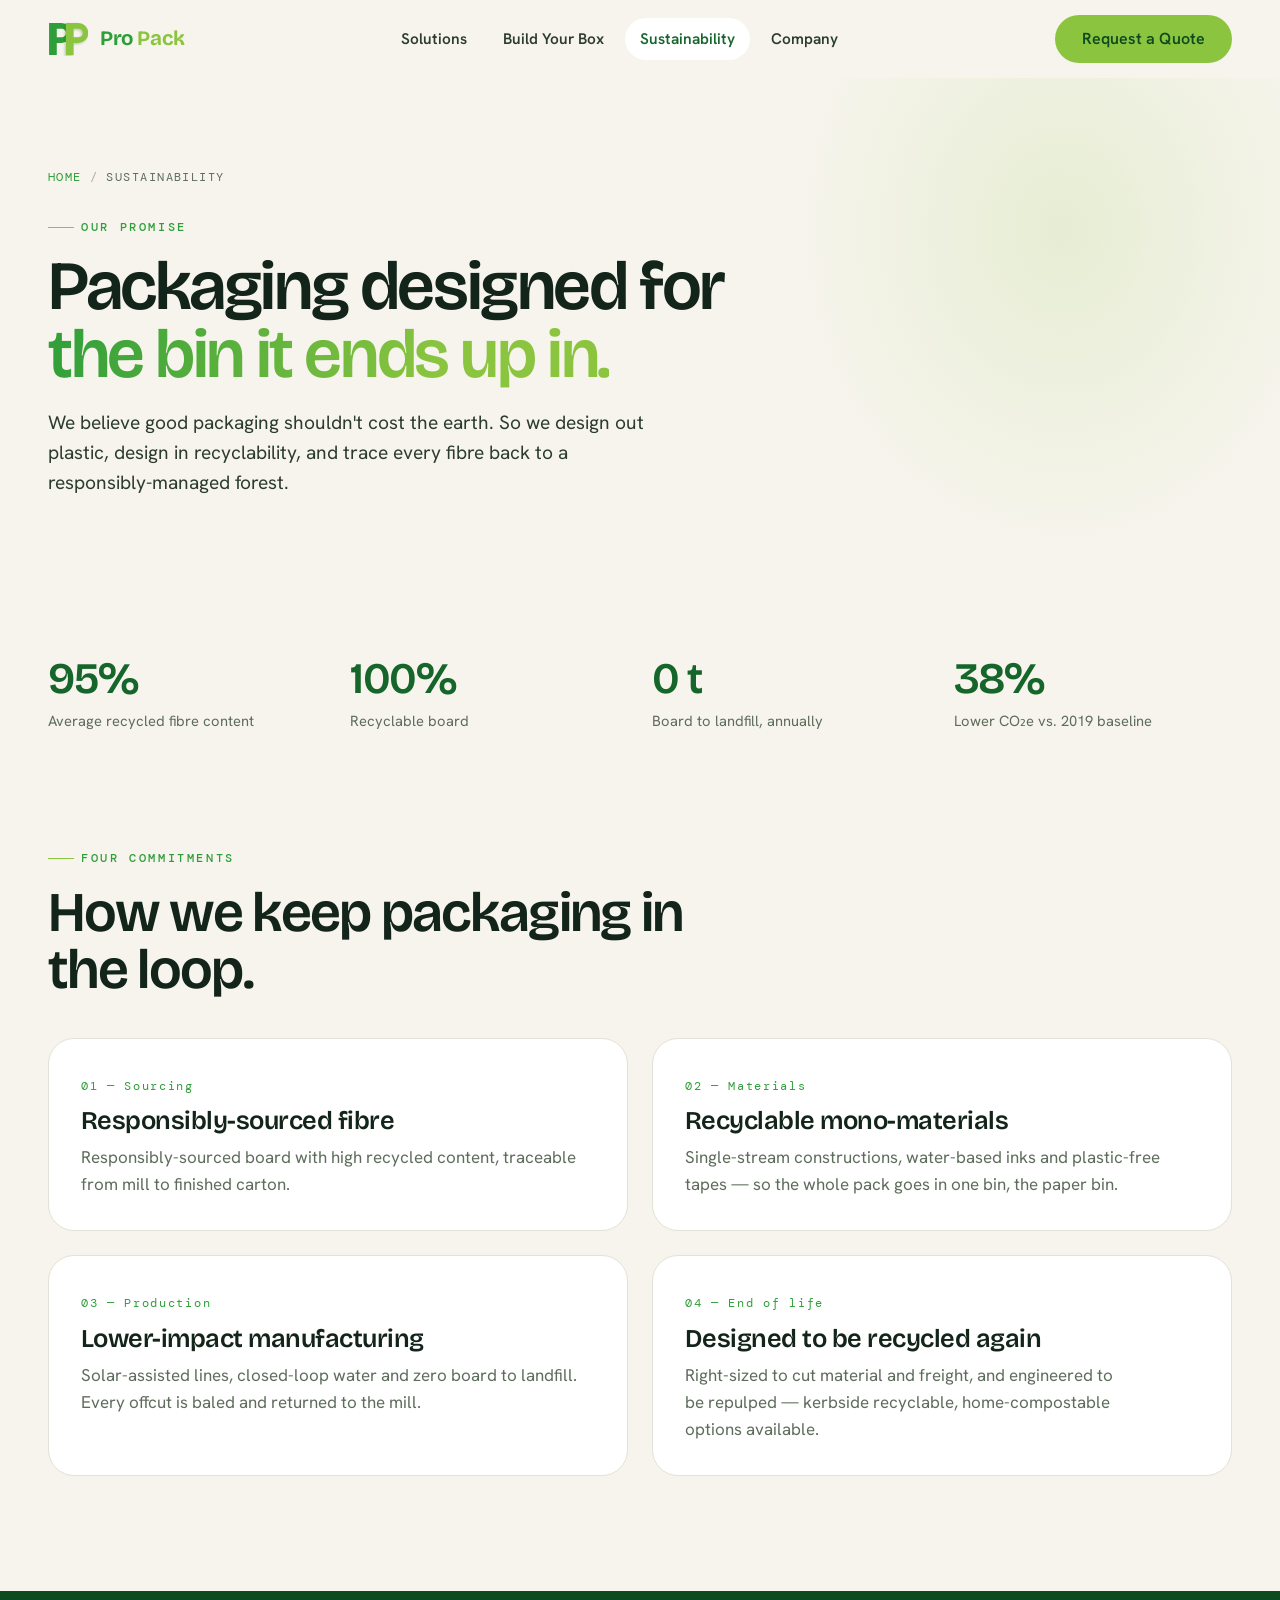
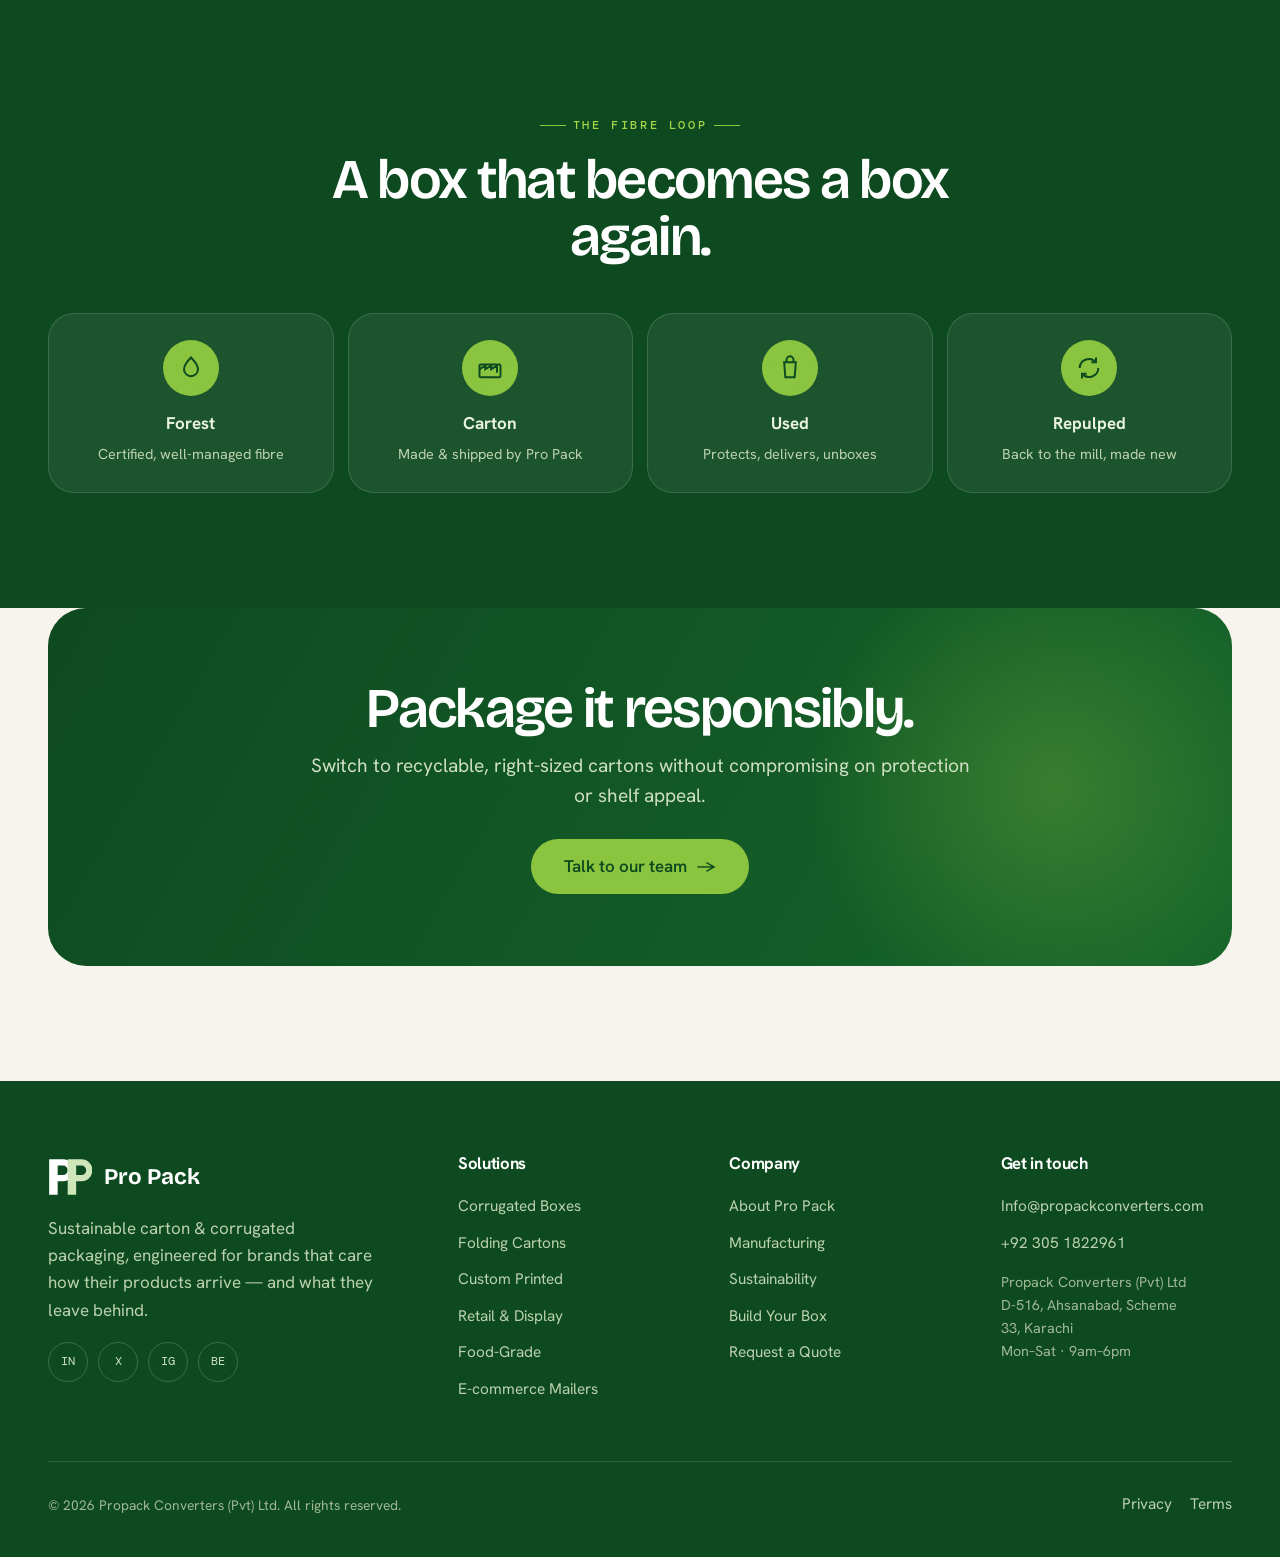
<file: sustainability.html>
<!doctype html>
<html lang="en">
<head>
<meta charset="utf-8">
<meta name="viewport" content="width=device-width, initial-scale=1">
<title>Sustainable, Recyclable Carton Packaging | Propack Converters</title>
<meta name="description" content="Recyclable corrugated packaging with 95% average recycled fibre, manufactured responsibly in Karachi, Pakistan by Propack Converters.">
<link rel="canonical" href="https://propackconverters.com/sustainability.html">
<meta property="og:type" content="website">
<meta property="og:site_name" content="Propack Converters">
<meta property="og:title" content="Sustainable, Recyclable Carton Packaging | Propack Converters">
<meta property="og:description" content="Recyclable corrugated packaging with 95% average recycled fibre, manufactured responsibly in Karachi.">
<meta property="og:url" content="https://propackconverters.com/sustainability.html">
<meta property="og:image" content="https://propackconverters.com/assets/img/plant-reels.jpg">
<meta name="twitter:card" content="summary_large_image">
<link rel="icon" type="image/svg+xml" href="assets/logo/propack-favicon.svg"><link rel="icon" type="image/png" sizes="32x32" href="assets/logo/favicon-32.png"><link rel="apple-touch-icon" href="assets/logo/propack-icon-192.png">
<link rel="stylesheet" href="assets/propack.css">
<style>
.pillar-grid{display:grid; grid-template-columns:repeat(2,1fr); gap:24px}
@media(max-width:780px){.pillar-grid{grid-template-columns:1fr}}
.pillar{background:#fff; border:1px solid var(--line); border-radius:var(--r-lg); padding:32px; position:relative; overflow:hidden}
.pillar .step{font-family:var(--font-mono); font-size:.75rem; letter-spacing:.14em; color:var(--green)}
.circle-row{display:grid; grid-template-columns:repeat(4,1fr); gap:14px; counter-reset:c}
@media(max-width:760px){.circle-row{grid-template-columns:1fr 1fr}}
.circ{text-align:center; padding:26px 18px; border-radius:var(--r-lg); background:rgba(255,255,255,.06); border:1px solid rgba(255,255,255,.14)}
.circ .ci{width:56px;height:56px;margin:0 auto 14px;border-radius:50%;display:grid;place-items:center;background:var(--lime);color:var(--forest-2)}
.circ .ci svg{width:28px;height:28px}
.big-stats{display:grid;grid-template-columns:repeat(4,1fr);gap:24px}
@media(max-width:780px){.big-stats{grid-template-columns:1fr 1fr}}
</style>
</head>
<body data-page="sustainability.html">
<div data-mount="header"></div>

<section class="page-hero">
  <div class="wrap">
    <div class="crumb"><a href="index.html">Home</a><span class="sep">/</span> Sustainability</div>
    <div style="max-width:760px">
      <span class="eyebrow reveal">Our promise</span>
      <h1 class="display reveal" data-d="1" style="margin-top:16px;font-size:clamp(2.4rem,5.4vw,4.4rem)">Packaging designed for <span class="grad-text">the bin it ends up in.</span></h1>
      <p class="lead reveal" data-d="2" style="margin-top:20px;max-width:56ch">We believe good packaging shouldn't cost the earth. So we design out plastic, design in recyclability, and trace every fibre back to a responsibly-managed forest.</p>
    </div>
  </div>
</section>

<!-- STATS -->
<section class="section-tight">
  <div class="wrap">
    <div class="big-stats">
      <div class="reveal"><div class="stat-num" data-count="95" data-suf="%">0</div><div class="stat-label">Average recycled fibre content</div></div>
      <div class="reveal" data-d="1"><div class="stat-num" data-count="100" data-suf="%">0</div><div class="stat-label">Recyclable board</div></div>
      <div class="reveal" data-d="2"><div class="stat-num" data-count="0" data-suf=" t">0</div><div class="stat-label">Board to landfill, annually</div></div>
      <div class="reveal" data-d="3"><div class="stat-num" data-count="38" data-suf="%">0</div><div class="stat-label">Lower CO₂e vs. 2019 baseline</div></div>
    </div>
  </div>
</section>

<!-- PILLARS -->
<section class="section" style="padding-top:30px">
  <div class="wrap">
    <div style="max-width:640px;margin-bottom:40px">
      <span class="eyebrow reveal">Four commitments</span>
      <h2 class="h-xl reveal" data-d="1" style="margin-top:16px">How we keep packaging in the loop.</h2>
    </div>
    <div class="pillar-grid">
      <div class="pillar reveal"><span class="step">01 — Sourcing</span><h3 class="h-md" style="margin:10px 0">Responsibly-sourced fibre</h3><p class="muted" style="margin:0">Responsibly-sourced board with high recycled content, traceable from mill to finished carton.</p></div>
      <div class="pillar reveal" data-d="1"><span class="step">02 — Materials</span><h3 class="h-md" style="margin:10px 0">Recyclable mono-materials</h3><p class="muted" style="margin:0">Single-stream constructions, water-based inks and plastic-free tapes — so the whole pack goes in one bin, the paper bin.</p></div>
      <div class="pillar reveal" data-d="2"><span class="step">03 — Production</span><h3 class="h-md" style="margin:10px 0">Lower-impact manufacturing</h3><p class="muted" style="margin:0">Solar-assisted lines, closed-loop water and zero board to landfill. Every offcut is baled and returned to the mill.</p></div>
      <div class="pillar reveal" data-d="3"><span class="step">04 — End of life</span><h3 class="h-md" style="margin:10px 0">Designed to be recycled again</h3><p class="muted" style="margin:0">Right-sized to cut material and freight, and engineered to be repulped — kerbside recyclable, home-compostable options available.</p></div>
    </div>
  </div>
</section>

<!-- CIRCULARITY -->
<section class="section bg-forest bg-grain">
  <div class="wrap">
    <div class="center" style="max-width:640px;margin:0 auto 48px">
      <span class="eyebrow center reveal">The fibre loop</span>
      <h2 class="h-xl reveal" data-d="1" style="margin-top:16px">A box that becomes a box again.</h2>
    </div>
    <div class="circle-row reveal" data-d="1">
      <div class="circ"><div class="ci"><svg viewBox="0 0 24 24" fill="none" stroke="currentColor" stroke-width="1.7"><path d="M12 3c4 4 6 7 6 10a6 6 0 11-12 0c0-3 2-6 6-10z"/></svg></div><strong>Forest</strong><p class="muted" style="color:#bcd2ad;margin:6px 0 0;font-size:.9rem">Certified, well-managed fibre</p></div>
      <div class="circ"><div class="ci"><svg viewBox="0 0 24 24" fill="none" stroke="currentColor" stroke-width="1.7"><rect x="3" y="9" width="18" height="11" rx="1"/><path d="M3 13l5-3v3l5-3v3l5-3v6"/></svg></div><strong>Carton</strong><p class="muted" style="color:#bcd2ad;margin:6px 0 0;font-size:.9rem">Made &amp; shipped by Pro Pack</p></div>
      <div class="circ"><div class="ci"><svg viewBox="0 0 24 24" fill="none" stroke="currentColor" stroke-width="1.7"><path d="M7 7h10l-1 13H8z"/><path d="M9 7V5a3 3 0 016 0v2"/></svg></div><strong>Used</strong><p class="muted" style="color:#bcd2ad;margin:6px 0 0;font-size:.9rem">Protects, delivers, unboxes</p></div>
      <div class="circ"><div class="ci"><svg viewBox="0 0 24 24" fill="none" stroke="currentColor" stroke-width="1.7"><path d="M4 12a8 8 0 0114-5M20 12a8 8 0 01-14 5"/><path d="M18 3v4h-4M6 21v-4h4"/></svg></div><strong>Repulped</strong><p class="muted" style="color:#bcd2ad;margin:6px 0 0;font-size:.9rem">Back to the mill, made new</p></div>
    </div>
  </div>
</section>

<!-- CERTS section removed — no certifications held yet; restore badges here once obtained -->

<!-- CTA -->
<section class="section" style="padding-top:0">
  <div class="wrap">
    <div class="cta-band center">
      <div style="position:relative;z-index:1;max-width:680px;margin:0 auto">
        <h2 class="h-xl" style="color:#fff;margin-bottom:14px">Package it responsibly.</h2>
        <p class="lead" style="color:#cfe0c2;margin-bottom:28px">Switch to recyclable, right-sized cartons without compromising on protection or shelf appeal.</p>
        <a class="btn btn-lime btn-lg" href="quote.html">Talk to our team <span class="arrow">→</span></a>
      </div>
    </div>
  </div>
</section>

<div data-mount="footer"></div>
<script src="assets/propack.js"></script>
</body>
</html>
</file>
<file: assets/propack.css>
/* ===================================================================
   PRO PACK — Brand system
   Built from the logo: deep forest + lime greens, warm kraft, paper.
   =================================================================== */

@import url('https://fonts.googleapis.com/css2?family=Bricolage+Grotesque:opsz,wght@12..96,400..800&family=Hanken+Grotesk:wght@400;500;600;700&family=DM+Mono:wght@400;500&display=swap');

:root{
  /* Greens (from logo) */
  --forest:#16652b;        /* deep, trust */
  --forest-2:#0e4a20;      /* darker */
  --green:#2f9e3a;         /* "Pro" green */
  --lime:#8bc53f;          /* "Pack" green */
  --lime-2:#a6d44a;        /* bright accent */
  --lime-soft:#dcecb6;     /* tints */

  /* Warm naturals */
  --kraft:#c79a64;
  --kraft-2:#b07f4c;
  --kraft-soft:#e7d7bb;

  /* Neutrals */
  --ink:#13241a;           /* near-black green */
  --ink-2:#2c3b30;
  --muted:#5e6c5c;         /* secondary text */
  --line:#e3e2d6;          /* hairlines */
  --paper:#f6f4ec;         /* page bg */
  --paper-2:#efece0;       /* alt section */
  --card:#ffffff;
  --white:#ffffff;

  /* Fonts */
  --font-display:"Bricolage Grotesque",-apple-system,system-ui,sans-serif;
  --font-text:"Hanken Grotesk",-apple-system,system-ui,sans-serif;
  --font-mono:"DM Mono",ui-monospace,Menlo,monospace;

  /* Geometry */
  --r-xs:8px; --r-sm:12px; --r-md:18px; --r-lg:26px; --r-xl:38px; --r-pill:999px;
  --maxw:1240px;
  --shadow-sm:0 1px 2px rgba(19,36,26,.06), 0 4px 14px rgba(19,36,26,.05);
  --shadow-md:0 6px 24px rgba(19,36,26,.08), 0 24px 60px rgba(19,36,26,.07);
  --shadow-lg:0 30px 90px rgba(14,74,32,.16);
  --ease:cubic-bezier(.22,.61,.36,1);
}

*{box-sizing:border-box}
html{scroll-behavior:smooth}
body{
  margin:0; background:var(--paper); color:var(--ink);
  font-family:var(--font-text); font-size:17px; line-height:1.6;
  -webkit-font-smoothing:antialiased; text-rendering:optimizeLegibility;
  overflow-x:hidden;
}
img{max-width:100%; display:block}
a{color:inherit; text-decoration:none}
::selection{background:var(--lime); color:var(--forest-2)}

/* ---------- Type ---------- */
h1,h2,h3,h4{font-family:var(--font-display); font-weight:600; line-height:1.02; margin:0; letter-spacing:-.02em; color:var(--ink)}
.display{font-size:clamp(2.7rem,6.4vw,5.4rem); font-weight:600; line-height:.98; letter-spacing:-.035em}
.h-xl{font-size:clamp(2.1rem,4.4vw,3.5rem); letter-spacing:-.03em}
.h-lg{font-size:clamp(1.7rem,3vw,2.5rem)}
.h-md{font-size:clamp(1.3rem,2vw,1.7rem)}
p{margin:0 0 1em; text-wrap:pretty}
.lead{font-size:clamp(1.05rem,1.5vw,1.32rem); color:var(--ink-2); line-height:1.55}
.muted{color:var(--muted)}
strong{font-weight:700}

.eyebrow{
  font-family:var(--font-mono); font-size:.74rem; font-weight:500;
  letter-spacing:.22em; text-transform:uppercase; color:var(--green);
  display:inline-flex; align-items:center; gap:.6em;
}
.eyebrow::before{content:""; width:26px; height:1px; background:var(--lime); display:inline-block}
.eyebrow.center::after{content:""; width:26px; height:1px; background:var(--lime); display:inline-block}
.eyebrow.center{justify-content:center}

.grad-text{
  background:linear-gradient(105deg,var(--green) 0%, var(--lime) 70%);
  -webkit-background-clip:text; background-clip:text; -webkit-text-fill-color:transparent;
}

/* ---------- Layout ---------- */
.wrap{max-width:var(--maxw); margin:0 auto; padding:0 28px}
.section{padding:clamp(64px,9vw,128px) 0}
.section-tight{padding:clamp(48px,6vw,84px) 0}
.center{text-align:center}
.grid{display:grid; gap:24px}
.eyebrow + h2, .eyebrow + h1{margin-top:18px}
.stack-sm{display:flex; flex-direction:column; gap:10px}

/* ---------- Buttons ---------- */
.btn{
  --bg:var(--forest); --fg:#fff;
  display:inline-flex; align-items:center; justify-content:center; gap:.6em;
  font-family:var(--font-text); font-weight:600; font-size:1rem;
  padding:15px 26px; border-radius:var(--r-pill); border:1px solid transparent;
  background:var(--bg); color:var(--fg); cursor:pointer;
  transition:transform .25s var(--ease), box-shadow .25s var(--ease), background .25s var(--ease);
  white-space:nowrap; line-height:1;
}
.btn:hover{transform:translateY(-2px); box-shadow:0 14px 34px rgba(14,74,32,.26)}
.btn:active{transform:translateY(0)}
.btn .arrow{transition:transform .3s var(--ease)}
.btn:hover .arrow{transform:translateX(4px)}
.btn-lime{--bg:var(--lime); --fg:var(--forest-2)}
.btn-lime:hover{box-shadow:0 14px 34px rgba(139,197,63,.4)}
.btn-ghost{--bg:transparent; --fg:var(--forest); border-color:var(--line)}
.btn-ghost:hover{border-color:var(--green); background:#fff}
.btn-white{--bg:#fff; --fg:var(--forest)}
.btn-lg{padding:18px 32px; font-size:1.06rem}
.btn-block{width:100%}

.link-arrow{display:inline-flex; align-items:center; gap:.5em; font-weight:600; color:var(--forest); white-space:nowrap}
.link-arrow .arrow{transition:transform .3s var(--ease)}
.link-arrow:hover .arrow{transform:translateX(4px)}

/* ---------- Chips / pills ---------- */
.pill{
  display:inline-flex; align-items:center; gap:.5em; padding:8px 15px;
  border-radius:var(--r-pill); background:#fff; border:1px solid var(--line);
  font-size:.9rem; font-weight:600; color:var(--ink-2);
}
.pill .dot{width:7px; height:7px; border-radius:50%; background:var(--lime)}

/* ---------- Cards ---------- */
.card{
  background:var(--card); border:1px solid var(--line); border-radius:var(--r-lg);
  padding:30px; box-shadow:var(--shadow-sm);
  transition:transform .35s var(--ease), box-shadow .35s var(--ease), border-color .35s var(--ease);
}
.card:hover{transform:translateY(-5px); box-shadow:var(--shadow-md); border-color:#d6e6bf}

/* ---------- Header / nav ---------- */
.site-header{position:sticky; top:0; z-index:90; transition:background .3s var(--ease), box-shadow .3s var(--ease)}
.site-header.scrolled{background:rgba(246,244,236,.82); backdrop-filter:blur(14px); box-shadow:0 1px 0 var(--line)}
.nav{display:flex; align-items:center; justify-content:space-between; height:78px}
.brand{display:flex; align-items:center; gap:12px; font-family:var(--font-display); font-weight:700; font-size:1.28rem; letter-spacing:-.02em}
.brand img{width:40px; height:40px; object-fit:contain}
.brand .pro{color:var(--green)} .brand .pack{color:var(--lime)}
.nav-links{display:flex; align-items:center; gap:6px}
.nav-links a{padding:9px 15px; border-radius:var(--r-pill); font-weight:600; font-size:.96rem; color:var(--ink-2); transition:background .2s, color .2s; white-space:nowrap}
.nav-links a:hover, .nav-links a.active{background:#fff; color:var(--forest)}
.nav-cta{display:flex; align-items:center; gap:12px}
.nav-toggle{display:none; background:none; border:0; cursor:pointer; padding:8px; flex-direction:column; gap:5px}
.nav-toggle span{width:24px; height:2px; background:var(--ink); border-radius:2px; transition:.3s}
.mobile-menu{display:none}

@media(max-width:920px){
  .nav-links, .nav-cta .btn{display:none}
  .nav-toggle{display:flex}
  .mobile-menu{
    display:block; position:fixed; inset:78px 0 auto 0; background:var(--paper);
    border-bottom:1px solid var(--line); padding:18px 28px 26px; z-index:89;
    transform:translateY(-120%); transition:transform .4s var(--ease); box-shadow:var(--shadow-md);
  }
  .mobile-menu.open{transform:translateY(0)}
  .mobile-menu a{display:block; padding:14px 6px; font-weight:600; font-size:1.1rem; border-bottom:1px solid var(--line)}
  .mobile-menu .btn{margin-top:18px; width:100%}
}

/* ---------- Trust stats ---------- */
.stat-num{font-family:var(--font-display); font-weight:600; font-size:clamp(2rem,3.4vw,3rem); line-height:1; letter-spacing:-.03em; color:var(--forest)}
.stat-label{font-size:.92rem; color:var(--muted); margin-top:8px}

/* ---------- Marquee / cert bar ---------- */
.certbar{display:flex; flex-wrap:wrap; gap:16px 38px; align-items:center; justify-content:center}
.cert{display:flex; align-items:center; gap:10px; color:var(--muted); font-weight:600; font-size:.95rem; font-family:var(--font-mono); letter-spacing:.02em}
.cert svg{width:26px; height:26px; color:var(--green)}

/* ---------- Footer ---------- */
.site-footer{background:var(--forest-2); color:#d8e6cf; padding:74px 0 34px; position:relative; overflow:hidden}
.site-footer h4{color:#fff; font-size:1.05rem; margin-bottom:16px; font-family:var(--font-text); font-weight:700}
.site-footer a{color:#bcd2ad; display:block; padding:6px 0; font-size:.96rem; transition:color .2s}
.site-footer a:hover{color:var(--lime-2)}
.footer-grid{display:grid; grid-template-columns:1.6fr 1fr 1fr 1fr; gap:40px}
.footer-brand{display:flex; align-items:center; gap:12px; font-family:var(--font-display); font-weight:700; font-size:1.4rem; color:#fff; margin-bottom:16px}
.footer-brand img{width:44px; height:44px; object-fit:contain}
.footer-bottom{display:flex; flex-wrap:wrap; gap:16px; justify-content:space-between; align-items:center; margin-top:54px; padding-top:24px; border-top:1px solid rgba(255,255,255,.12); font-size:.86rem; color:#9fb893}
@media(max-width:820px){.footer-grid{grid-template-columns:1fr 1fr; gap:32px}}
@media(max-width:520px){.footer-grid{grid-template-columns:1fr}}

/* ---------- Reveal on scroll ---------- */
.reveal{opacity:0; transform:translateY(26px); transition:opacity .8s var(--ease), transform .8s var(--ease)}
.reveal.in{opacity:1; transform:none}
.reveal[data-d="1"]{transition-delay:.08s}
.reveal[data-d="2"]{transition-delay:.16s}
.reveal[data-d="3"]{transition-delay:.24s}
.reveal[data-d="4"]{transition-delay:.32s}
@media(prefers-reduced-motion:reduce){.reveal{opacity:1; transform:none; transition:none}}

/* ---------- Misc utilities ---------- */
.bg-paper2{background:var(--paper-2)}
.bg-forest{background:var(--forest-2); color:#eaf3e2}
.bg-forest h2,.bg-forest h3,.bg-forest h1{color:#fff}
.bg-forest .lead{color:#cfe0c2}
.bg-forest .eyebrow{color:var(--lime-2)}
.bg-grain{position:relative}
.bg-grain::after{content:""; position:absolute; inset:0; pointer-events:none; opacity:.4;
  background-image:radial-gradient(circle at 1px 1px, rgba(19,36,26,.06) 1px, transparent 0); background-size:22px 22px}
.divider{height:1px; background:var(--line); border:0; margin:0}

/* shared CTA band (used on every page) */
.cta-band{background:linear-gradient(120deg,var(--forest-2),var(--forest)); border-radius:var(--r-xl); padding:clamp(40px,6vw,72px); position:relative; overflow:hidden}
.cta-band::after{content:""; position:absolute; right:-6%; top:-30%; width:42%; height:160%; background:radial-gradient(circle,rgba(139,197,63,.3),transparent 65%); pointer-events:none}

.tag{font-family:var(--font-mono); font-size:.72rem; letter-spacing:.16em; text-transform:uppercase; color:var(--kraft-2); font-weight:500}

/* leaf accent shape */
.kraft-edge{position:relative}
.eco-ico{width:54px; height:54px; border-radius:14px; display:grid; place-items:center; background:var(--lime-soft); color:var(--forest)}
.eco-ico svg{width:28px; height:28px}

/* ---------- Inner page helpers ---------- */
.page-hero{position:relative; padding:clamp(48px,7vw,96px) 0 clamp(40px,5vw,64px); overflow:hidden}
.page-hero::before{content:""; position:absolute; top:-40%; right:-6%; width:46vw; height:140%;
  background:radial-gradient(ellipse at center, rgba(139,197,63,.14), transparent 64%); pointer-events:none}
.crumb{font-family:var(--font-mono); font-size:.76rem; letter-spacing:.12em; text-transform:uppercase; color:var(--muted); display:flex; gap:8px; align-items:center; margin-bottom:22px}
.crumb a{color:var(--green)}
.crumb .sep{opacity:.5}

.feature-row{display:grid; grid-template-columns:1fr 1fr; gap:clamp(32px,5vw,72px); align-items:center}
.feature-row.flip .fr-media{order:2}
@media(max-width:820px){.feature-row{grid-template-columns:1fr; gap:28px}.feature-row.flip .fr-media{order:0}}
.fr-media{border-radius:var(--r-lg); min-height:340px; position:relative; overflow:hidden; border:1px solid var(--line)}

.spec-table{width:100%; border-collapse:collapse; font-size:.96rem}
.spec-table th,.spec-table td{text-align:left; padding:14px 16px; border-bottom:1px solid var(--line)}
.spec-table th{font-family:var(--font-mono); font-size:.72rem; letter-spacing:.1em; text-transform:uppercase; color:var(--muted); font-weight:500}
.spec-table tr:last-child td{border-bottom:0}

/* forms */
.field{display:flex; flex-direction:column; gap:8px; margin-bottom:18px}
.field label{font-weight:600; font-size:.92rem; color:var(--ink-2)}
.field .req{color:var(--green)}
.input, .select, .textarea{
  font-family:var(--font-text); font-size:1rem; color:var(--ink); background:#fff;
  border:1px solid var(--line); border-radius:var(--r-sm); padding:14px 16px; width:100%;
  transition:border-color .2s, box-shadow .2s;
}
.input:focus,.select:focus,.textarea:focus{outline:none; border-color:var(--green); box-shadow:0 0 0 3px rgba(47,158,58,.14)}
.textarea{resize:vertical; min-height:120px}
.form-grid{display:grid; grid-template-columns:1fr 1fr; gap:0 22px}
@media(max-width:620px){.form-grid{grid-template-columns:1fr}}
.full{grid-column:1/-1}
.choice-row{display:flex; flex-wrap:wrap; gap:10px}
.choice{padding:11px 18px; border:1px solid var(--line); border-radius:var(--r-pill); background:#fff; cursor:pointer; font-weight:600; font-size:.94rem; transition:.2s; user-select:none}
.choice:hover{border-color:var(--green)}
.choice.sel{background:var(--forest); color:#fff; border-color:var(--forest)}

/* configurator */
.cfg-grid{display:grid; grid-template-columns:1fr 380px; gap:34px; align-items:start}
@media(max-width:920px){.cfg-grid{grid-template-columns:1fr}}
.cfg-stage{position:sticky; top:96px; height:min(70vh,620px); background:linear-gradient(170deg,#fff,#f1efe5); border:1px solid var(--line); border-radius:var(--r-lg); overflow:hidden}
@media(max-width:920px){.cfg-stage{position:relative; top:0; height:46vh; min-height:320px}}
.cfg-stage canvas{width:100%; height:100%; display:block}
.cfg-hint{position:absolute; top:16px; left:16px; font-family:var(--font-mono); font-size:.7rem; letter-spacing:.1em; text-transform:uppercase; color:var(--muted)}
.cfg-panel{display:flex; flex-direction:column; gap:26px}
.cfg-group h4{font-family:var(--font-text); font-weight:700; font-size:1rem; margin-bottom:12px; display:flex; justify-content:space-between; align-items:center}
.cfg-group h4 .v{font-family:var(--font-mono); font-size:.82rem; color:var(--green); font-weight:500}
.swatch-row{display:flex; gap:10px; flex-wrap:wrap}
.swatch{width:46px; height:46px; border-radius:12px; cursor:pointer; border:2px solid transparent; box-shadow:inset 0 0 0 1px rgba(0,0,0,.08); transition:.2s; position:relative}
.swatch.sel{border-color:var(--forest); transform:scale(1.06)}
.opt-row{display:grid; grid-template-columns:1fr 1fr; gap:8px}
.opt{padding:12px; border:1px solid var(--line); border-radius:var(--r-sm); background:#fff; cursor:pointer; text-align:left; font-weight:600; font-size:.9rem; transition:.2s; line-height:1.2}
.opt small{display:block; font-weight:400; color:var(--muted); font-size:.78rem; margin-top:3px}
.opt:hover{border-color:var(--green)}
.opt.sel{border-color:var(--forest); background:var(--lime-soft)}
.range{width:100%; accent-color:var(--green)}
.price-card{background:var(--forest-2); color:#fff; border-radius:var(--r-lg); padding:24px}
.price-card .est{font-family:var(--font-display); font-size:2rem; font-weight:600; color:var(--lime-2)}
.price-card .est small{font-family:var(--font-text); font-size:.86rem; color:#bcd2ad; font-weight:400}
</file>
